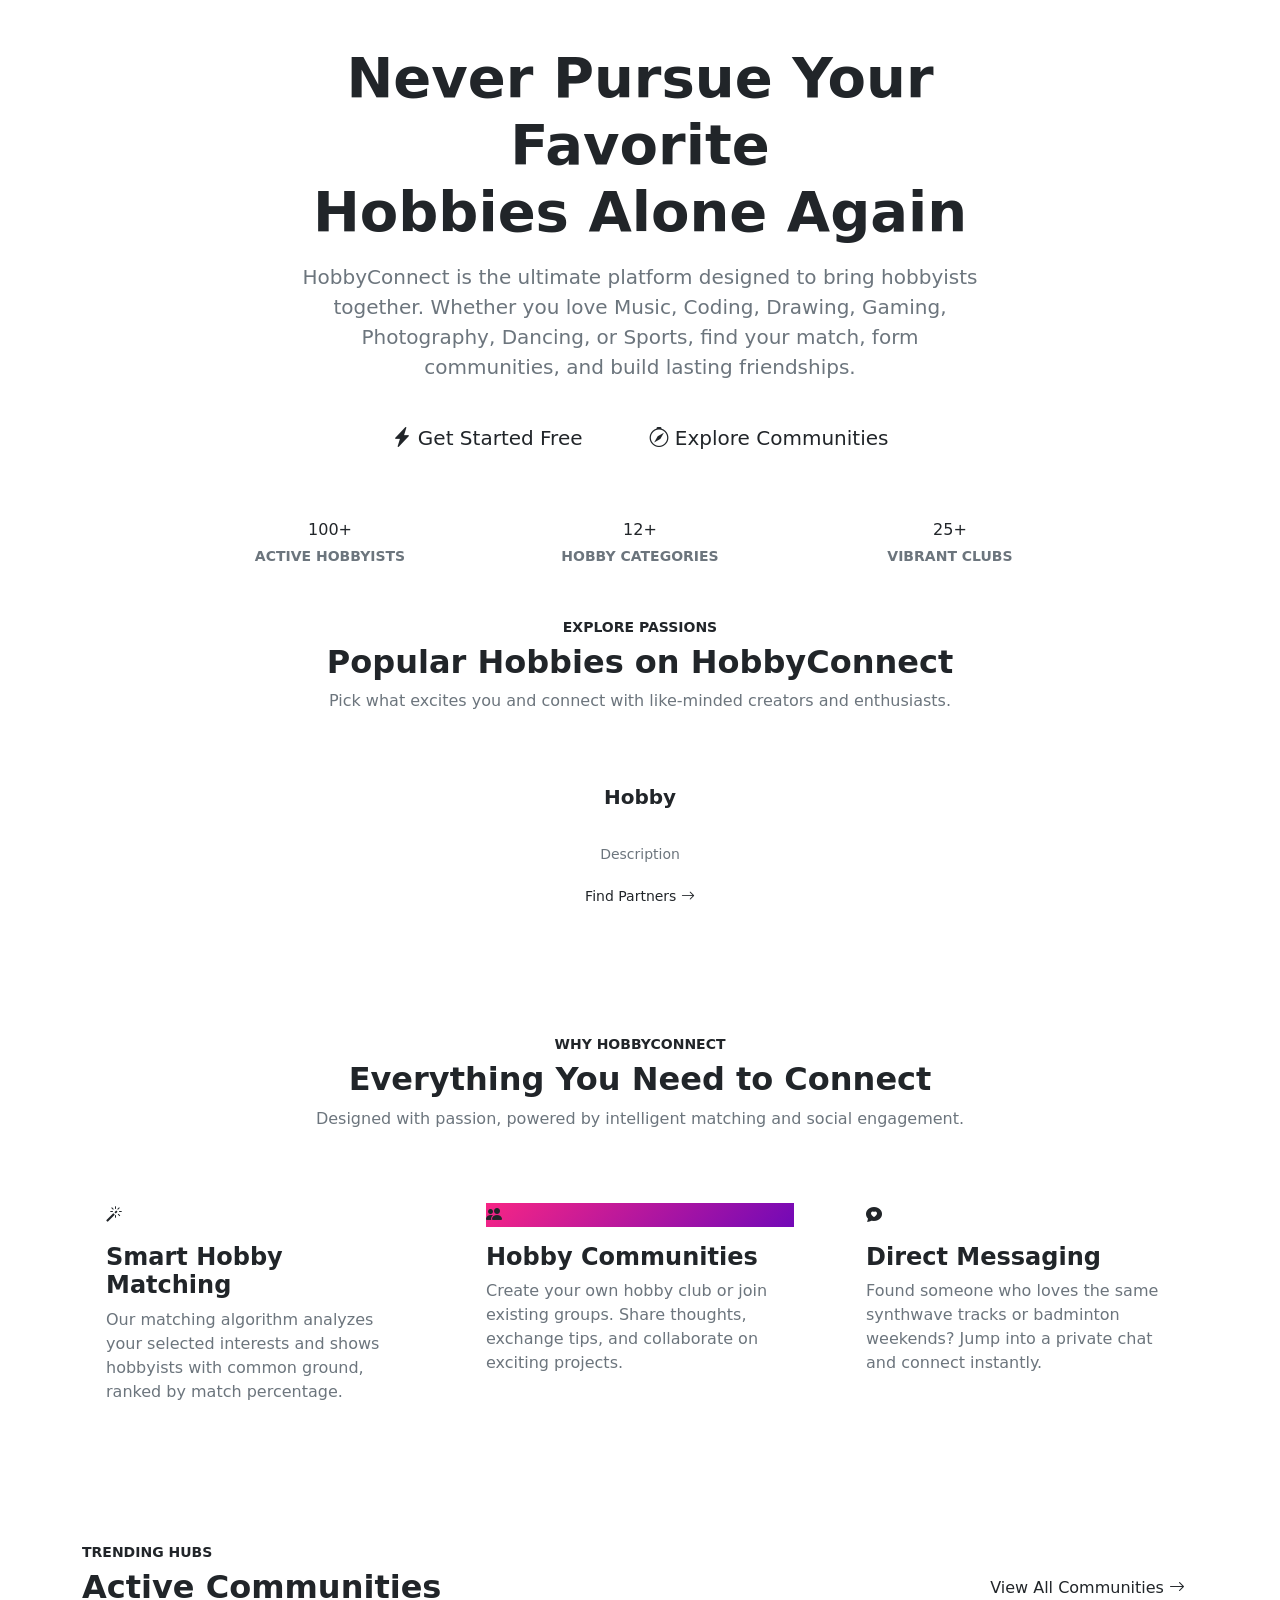
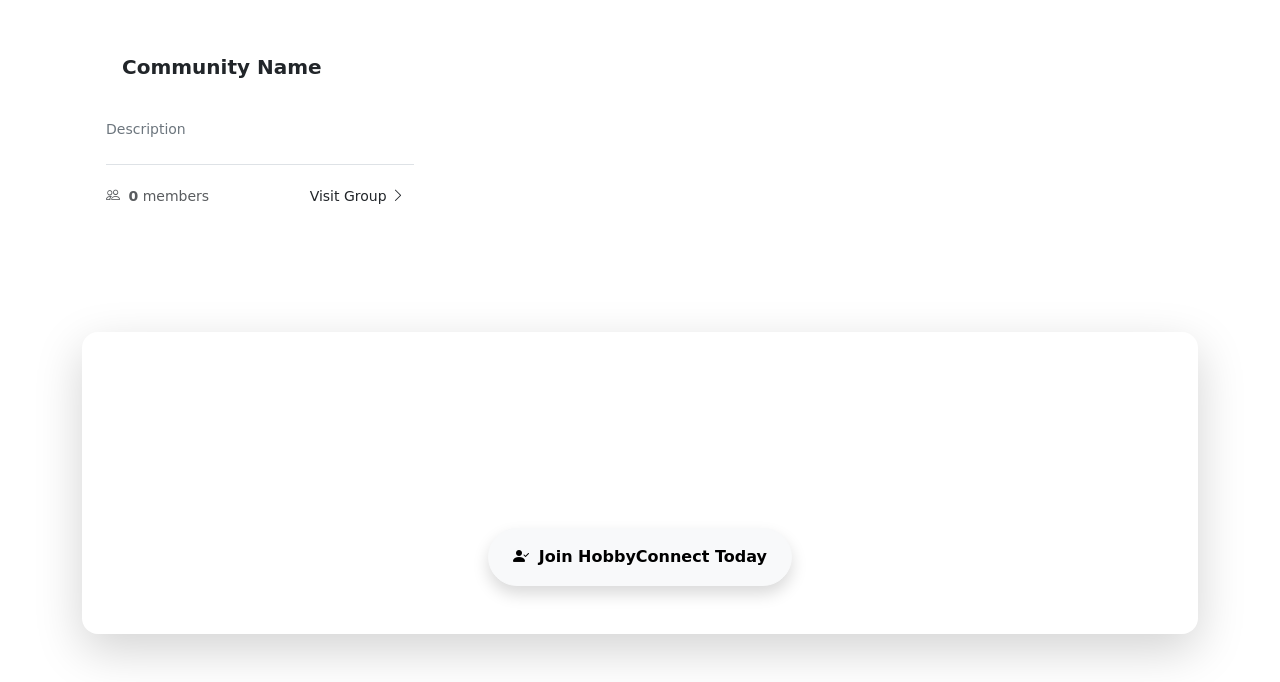
<file: src/main/resources/templates/index.html>
<!DOCTYPE html>
<html xmlns:th="http://www.thymeleaf.org" lang="en">
<head>
    <meta charset="UTF-8">
    <meta name="viewport" content="width=device-width, initial-scale=1.0">
    <title>HobbyConnect – Connect with Hobbyists Who Share Your Passion</title>
    <!-- Bootstrap 5 CSS -->
    <link href="https://cdn.jsdelivr.net/npm/bootstrap@5.3.3/dist/css/bootstrap.min.css" rel="stylesheet">
    <!-- Bootstrap Icons -->
    <link rel="stylesheet" href="https://cdn.jsdelivr.net/npm/bootstrap-icons@1.11.3/font/bootstrap-icons.min.css">
    <!-- Google Fonts: Inter & Plus Jakarta Sans -->
    <link rel="preconnect" href="https://fonts.googleapis.com">
    <link rel="preconnect" href="https://fonts.gstatic.com" crossorigin>
    <link href="https://fonts.googleapis.com/css2?family=Plus+Jakarta+Sans:wght@400;500;600;700;800&display=swap" rel="stylesheet">
    <!-- Custom CSS -->
    <link rel="stylesheet" th:href="@{/css/style.css}">
</head>
<body>

<!-- Navigation Bar -->
<div th:replace="~{fragments/navbar :: navbar}"></div>

<main>
    <!-- Hero Section -->
    <section class="hero-section text-center">
        <div class="container">
            <div class="row justify-content-center">
                <div class="col-lg-9">
                    <span class="badge bg-pink-light text-pink rounded-pill px-3 py-2 fw-semibold mb-3">
                        <i class="bi bi-sparkles me-1"></i> Discover Your Tribe & Share Your Passions
                    </span>
                    <h1 class="display-4 fw-bold font-display mb-3">
                        Never Pursue Your Favorite <br>
                        <span class="text-gradient">Hobbies Alone Again</span>
                    </h1>
                    <p class="lead text-secondary mb-4 col-md-10 mx-auto">
                        HobbyConnect is the ultimate platform designed to bring hobbyists together. Whether you love
                        <strong>Music, Coding, Drawing, Gaming, Photography, Dancing, or Sports</strong>, find your match,
                        form communities, and build lasting friendships.
                    </p>
                    <div class="d-flex flex-wrap justify-content-center gap-3 mb-5">
                        <a th:href="${session.userId != null ? '/friends' : '/register'}" class="btn btn-brand btn-lg px-4 py-3">
                            <i class="bi bi-lightning-charge-fill"></i> Get Started Free
                        </a>
                        <a th:href="@{/communities}" class="btn btn-brand-outline btn-lg px-4 py-3">
                            <i class="bi bi-compass"></i> Explore Communities
                        </a>
                    </div>
                </div>
            </div>

            <!-- Stats Bar -->
            <div class="row g-3 justify-content-center col-lg-10 mx-auto">
                <div class="col-6 col-md-4">
                    <div class="hero-stats-card">
                        <div class="stat-number" th:text="${totalUsers}">100+</div>
                        <div class="text-secondary small fw-bold text-uppercase mt-1">Active Hobbyists</div>
                    </div>
                </div>
                <div class="col-6 col-md-4">
                    <div class="hero-stats-card">
                        <div class="stat-number" th:text="${totalHobbies}">12+</div>
                        <div class="text-secondary small fw-bold text-uppercase mt-1">Hobby Categories</div>
                    </div>
                </div>
                <div class="col-12 col-md-4">
                    <div class="hero-stats-card">
                        <div class="stat-number" th:text="${totalCommunities}">25+</div>
                        <div class="text-secondary small fw-bold text-uppercase mt-1">Vibrant Clubs</div>
                    </div>
                </div>
            </div>
        </div>
    </section>

    <!-- Popular Hobbies Showcase -->
    <section class="py-5 bg-white">
        <div class="container">
            <div class="text-center mb-5">
                <span class="text-pink fw-bold text-uppercase tracking-wider small">Explore Passions</span>
                <h2 class="fw-bold mt-1">Popular Hobbies on HobbyConnect</h2>
                <p class="text-secondary">Pick what excites you and connect with like-minded creators and enthusiasts.</p>
            </div>

            <div class="row g-4 justify-content-center">
                <div class="col-6 col-md-4 col-lg-3" th:each="hobby : ${hobbies}">
                    <div class="card-custom p-4 text-center h-100">
                        <div class="hobby-icon-wrap mx-auto">
                            <i th:class="'bi ' + ${hobby.icon}"></i>
                        </div>
                        <h5 class="fw-bold mb-1" th:text="${hobby.name}">Hobby</h5>
                        <span class="badge bg-purple-light text-purple rounded-pill small mb-2" th:text="${hobby.category}">Category</span>
                        <p class="text-secondary small mb-3" th:text="${hobby.description}">Description</p>
                        <a th:href="${session.userId != null ? '/friends?hobbyId=' + hobby.id : '/register'}"
                           class="btn btn-sm btn-brand-outline w-100 mt-auto">
                            Find Partners <i class="bi bi-arrow-right"></i>
                        </a>
                    </div>
                </div>
            </div>
        </div>
    </section>

    <!-- Key Features Section -->
    <section class="py-5">
        <div class="container">
            <div class="text-center mb-5">
                <span class="text-pink fw-bold text-uppercase tracking-wider small">Why HobbyConnect</span>
                <h2 class="fw-bold mt-1">Everything You Need to Connect</h2>
                <p class="text-secondary">Designed with passion, powered by intelligent matching and social engagement.</p>
            </div>

            <div class="row g-4">
                <div class="col-md-4">
                    <div class="card-custom p-4 h-100">
                        <div class="brand-icon mb-3">
                            <i class="bi bi-magic"></i>
                        </div>
                        <h4 class="fw-bold mb-2">Smart Hobby Matching</h4>
                        <p class="text-secondary">
                            Our matching algorithm analyzes your selected interests and shows hobbyists with common ground, ranked by match percentage.
                        </p>
                    </div>
                </div>
                <div class="col-md-4">
                    <div class="card-custom p-4 h-100">
                        <div class="brand-icon mb-3" style="background: linear-gradient(135deg, #f72585 0%, #7209b7 100%);">
                            <i class="bi bi-people-fill"></i>
                        </div>
                        <h4 class="fw-bold mb-2">Hobby Communities</h4>
                        <p class="text-secondary">
                            Create your own hobby club or join existing groups. Share thoughts, exchange tips, and collaborate on exciting projects.
                        </p>
                    </div>
                </div>
                <div class="col-md-4">
                    <div class="card-custom p-4 h-100">
                        <div class="brand-icon mb-3">
                            <i class="bi bi-chat-heart-fill"></i>
                        </div>
                        <h4 class="fw-bold mb-2">Direct Messaging</h4>
                        <p class="text-secondary">
                            Found someone who loves the same synthwave tracks or badminton weekends? Jump into a private chat and connect instantly.
                        </p>
                    </div>
                </div>
            </div>
        </div>
    </section>

    <!-- Featured Communities Preview -->
    <section class="py-5 bg-white" th:if="${!popularCommunities.isEmpty()}">
        <div class="container">
            <div class="d-flex justify-content-between align-items-end mb-4">
                <div>
                    <span class="text-pink fw-bold text-uppercase tracking-wider small">Trending Hubs</span>
                    <h2 class="fw-bold mt-1 mb-0">Active Communities</h2>
                </div>
                <a th:href="@{/communities}" class="btn btn-brand-outline">
                    View All Communities <i class="bi bi-arrow-right"></i>
                </a>
            </div>

            <div class="row g-4">
                <div class="col-md-4" th:each="comm : ${popularCommunities}">
                    <div class="card-custom p-4 h-100 d-flex flex-column">
                        <div class="d-flex align-items-center gap-3 mb-3">
                            <div class="brand-icon">
                                <i th:class="'bi ' + ${comm.icon}"></i>
                            </div>
                            <div>
                                <h5 class="fw-bold mb-0" th:text="${comm.name}">Community Name</h5>
                                <span class="badge bg-purple-light text-purple rounded-pill small" th:text="${comm.category}">Category</span>
                            </div>
                        </div>
                        <p class="text-secondary small mb-4 flex-grow-1" th:text="${comm.description}">Description</p>
                        <div class="d-flex justify-content-between align-items-center pt-3 border-top">
                            <span class="text-muted small">
                                <i class="bi bi-people me-1"></i> <strong th:text="${comm.members.size()}">0</strong> members
                            </span>
                            <a th:href="@{'/communities/' + ${comm.id}}" class="btn btn-sm btn-brand">
                                Visit Group <i class="bi bi-chevron-right"></i>
                            </a>
                        </div>
                    </div>
                </div>
            </div>
        </div>
    </section>

    <!-- Call to Action Banner -->
    <section class="py-5">
        <div class="container">
            <div class="card-custom card-header-gradient p-5 text-center text-white rounded-4 shadow-lg">
                <h2 class="display-6 fw-bold mb-3">Ready to Connect with Fellow Hobbyists?</h2>
                <p class="lead mb-4 mx-auto col-md-8 text-white-50">
                    Join thousands of hobbyists sharing their creative passions and hobbies across the globe.
                </p>
                <div class="d-flex justify-content-center gap-3">
                    <a th:href="${session.userId != null ? '/friends' : '/register'}" class="btn btn-light text-purple fw-bold px-4 py-3 rounded-pill shadow">
                        <i class="bi bi-person-check-fill me-1"></i> Join HobbyConnect Today
                    </a>
                </div>
            </div>
        </div>
    </section>
</main>

<!-- Footer -->
<div th:replace="~{fragments/footer :: footer}"></div>

<!-- Bootstrap 5 JS Bundle -->
<script src="https://cdn.jsdelivr.net/npm/bootstrap@5.3.3/dist/js/bootstrap.bundle.min.js"></script>
<script th:src="@{/js/main.js}"></script>
</body>
</html>
</file>
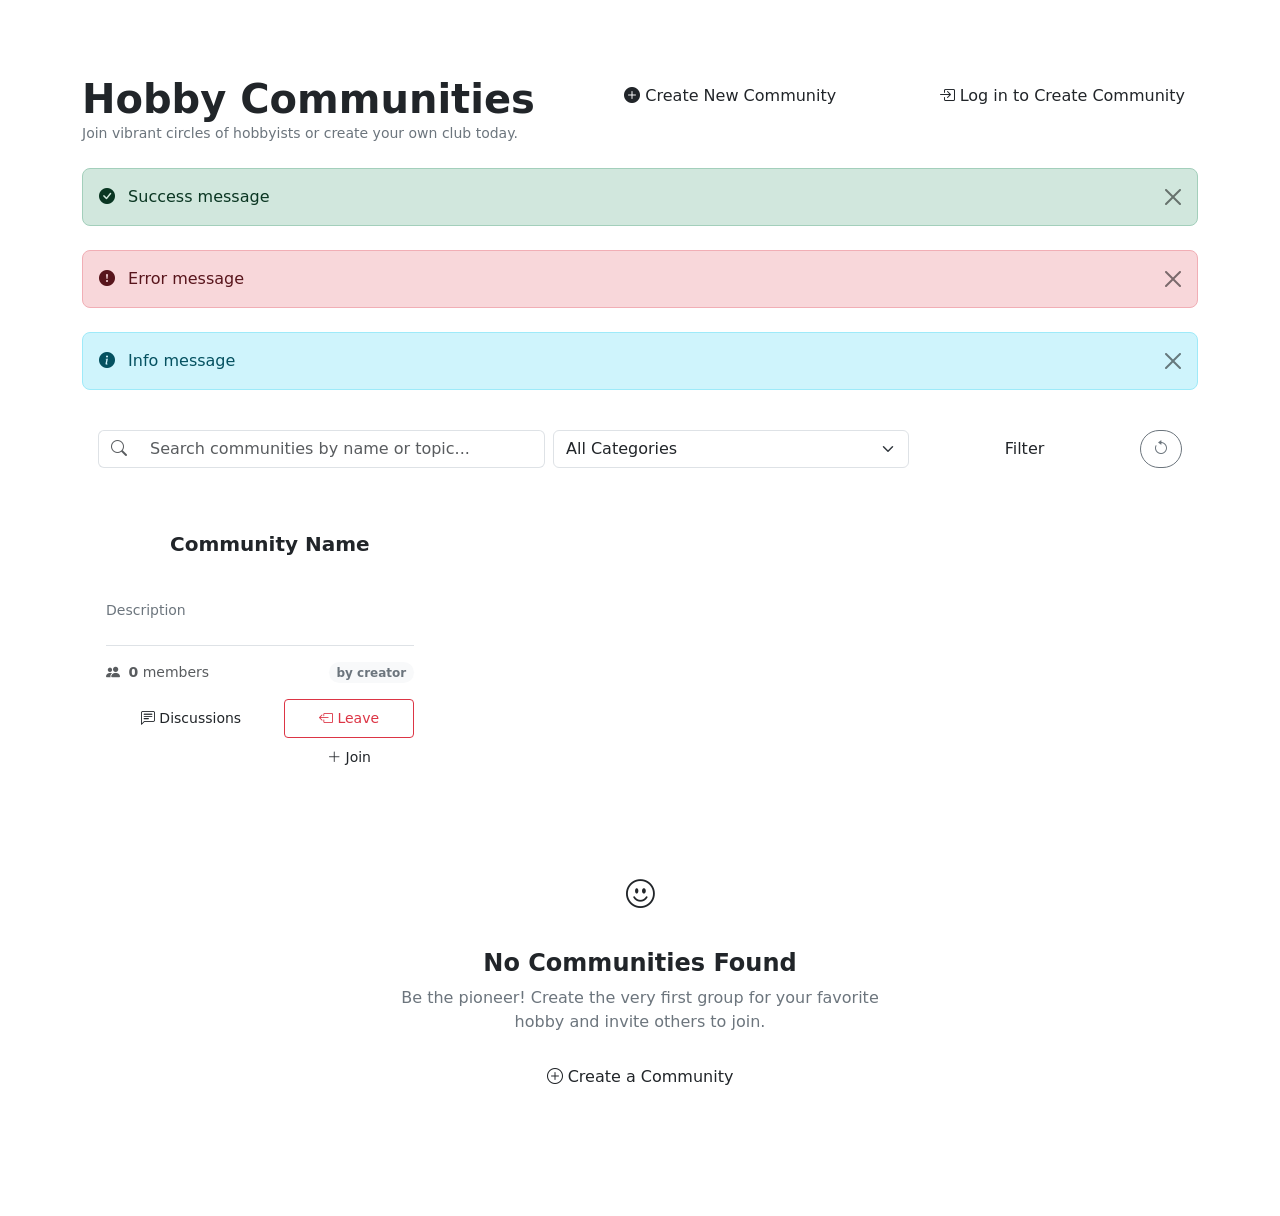
<file: src/main/resources/templates/communities.html>
<!DOCTYPE html>
<html xmlns:th="http://www.thymeleaf.org" lang="en">
<head>
    <meta charset="UTF-8">
    <meta name="viewport" content="width=device-width, initial-scale=1.0">
    <title>Hobby Communities – HobbyConnect</title>
    <!-- Bootstrap 5 CSS -->
    <link href="https://cdn.jsdelivr.net/npm/bootstrap@5.3.3/dist/css/bootstrap.min.css" rel="stylesheet">
    <link rel="stylesheet" href="https://cdn.jsdelivr.net/npm/bootstrap-icons@1.11.3/font/bootstrap-icons.min.css">
    <link href="https://fonts.googleapis.com/css2?family=Plus+Jakarta+Sans:wght@400;500;600;700;800&display=swap" rel="stylesheet">
    <link rel="stylesheet" th:href="@{/css/style.css}">
</head>
<body class="bg-page">

<!-- Navbar -->
<div th:replace="~{fragments/navbar :: navbar}"></div>

<main class="py-5">
    <div class="container">
        <!-- Header -->
        <div class="d-flex flex-wrap justify-content-between align-items-center mb-4 gap-3">
            <div>
                <span class="badge bg-pink-light text-pink rounded-pill px-3 py-1 fw-semibold small mb-1">
                    <i class="bi bi-people-fill me-1"></i> Groups & Clubs
                </span>
                <h1 class="fw-bold font-display mb-0">Hobby <span class="text-gradient">Communities</span></h1>
                <p class="text-secondary small mb-0">Join vibrant circles of hobbyists or create your own club today.</p>
            </div>

            <!-- Create Community Button (triggers Modal) -->
            <button type="button" class="btn btn-brand" data-bs-toggle="modal" data-bs-target="#createCommunityModal"
                    th:if="${isLoggedIn}">
                <i class="bi bi-plus-circle-fill"></i> Create New Community
            </button>
            <a th:href="@{/login}" class="btn btn-brand" th:if="${!isLoggedIn}">
                <i class="bi bi-box-arrow-in-right"></i> Log in to Create Community
            </a>
        </div>

        <!-- Flash messages -->
        <div th:if="${successMessage}" class="alert alert-success alert-dismissible fade show rounded-3 mb-4" role="alert">
            <i class="bi bi-check-circle-fill me-2"></i>
            <span th:text="${successMessage}">Success message</span>
            <button type="button" class="btn-close" data-bs-dismiss="alert" aria-label="Close"></button>
        </div>
        <div th:if="${errorMessage}" class="alert alert-danger alert-dismissible fade show rounded-3 mb-4" role="alert">
            <i class="bi bi-exclamation-circle-fill me-2"></i>
            <span th:text="${errorMessage}">Error message</span>
            <button type="button" class="btn-close" data-bs-dismiss="alert" aria-label="Close"></button>
        </div>
        <div th:if="${infoMessage}" class="alert alert-info alert-dismissible fade show rounded-3 mb-4" role="alert">
            <i class="bi bi-info-circle-fill me-2"></i>
            <span th:text="${infoMessage}">Info message</span>
            <button type="button" class="btn-close" data-bs-dismiss="alert" aria-label="Close"></button>
        </div>

        <!-- Search & Filter Controls -->
        <div class="card-custom p-3 mb-4">
            <form th:action="@{/communities}" method="GET" class="row g-2 align-items-center">
                <div class="col-md-5">
                    <div class="input-group">
                        <span class="input-group-text bg-white border-end-0 text-muted"><i class="bi bi-search"></i></span>
                        <input type="text" name="keyword" id="community-search-input" class="form-control form-control-custom border-start-0"
                               placeholder="Search communities by name or topic..." th:value="${selectedKeyword}">
                    </div>
                </div>
                <div class="col-md-4">
                    <select name="category" class="form-select form-select-custom" onchange="this.form.submit()">
                        <option value="">All Categories</option>
                        <option th:each="cat : ${categories}" th:value="${cat}" th:text="${cat}"
                                th:selected="${selectedCategory != null && selectedCategory.equalsIgnoreCase(cat)}">
                            Category
                        </option>
                    </select>
                </div>
                <div class="col-md-3 d-flex gap-2">
                    <button type="submit" class="btn btn-brand flex-fill">Filter</button>
                    <a th:href="@{/communities}" class="btn btn-outline-secondary rounded-pill" th:if="${selectedKeyword != null || selectedCategory != null}">
                        <i class="bi bi-arrow-counterclockwise"></i>
                    </a>
                </div>
            </form>
        </div>

        <!-- Community Grid -->
        <div class="row g-4" th:if="${!communities.isEmpty()}">
            <div class="col-md-6 col-lg-4 community-card-item" th:each="comm : ${communities}"
                 th:data-name="${comm.name}" th:data-desc="${comm.description}" th:data-category="${comm.category}">
                <div class="card-custom p-4 h-100 d-flex flex-column">
                    <div class="d-flex align-items-start gap-3 mb-3">
                        <div class="brand-icon flex-shrink-0" style="width: 48px; height: 48px; font-size: 1.4rem;">
                            <i th:class="'bi ' + ${comm.icon}"></i>
                        </div>
                        <div class="flex-grow-1">
                            <h5 class="fw-bold mb-1">
                                <a th:href="@{'/communities/' + ${comm.id}}" class="text-dark text-decoration-none hover-purple"
                                   th:text="${comm.name}">Community Name</a>
                            </h5>
                            <span class="badge bg-purple-light text-purple rounded-pill small" th:text="${comm.category}">Category</span>
                        </div>
                    </div>

                    <p class="text-secondary small mb-4 flex-grow-1" th:text="${comm.description}">Description</p>

                    <div class="pt-3 border-top mt-auto">
                        <div class="d-flex justify-content-between align-items-center mb-3">
                            <span class="text-muted small">
                                <i class="bi bi-people-fill text-pink me-1"></i>
                                <strong th:text="${comm.members.size()}">0</strong> members
                            </span>
                            <span class="badge bg-light text-secondary rounded-pill small"
                                  th:if="${comm.creator != null}" th:text="'by @' + ${comm.creator.username}">by creator</span>
                        </div>

                        <!-- Action Buttons -->
                        <div class="d-flex gap-2">
                            <a th:href="@{'/communities/' + ${comm.id}}" class="btn btn-brand-outline btn-sm flex-fill py-2">
                                <i class="bi bi-chat-left-text"></i> Discussions
                            </a>

                            <!-- Join/Leave Button if logged in -->
                            <div th:if="${isLoggedIn}" class="flex-fill">
                                <form th:if="${joinedCommunityIds.contains(comm.id)}"
                                      th:action="@{'/communities/' + ${comm.id} + '/leave'}" method="POST">
                                    <button type="submit" class="btn btn-outline-danger btn-sm w-100 py-2">
                                        <i class="bi bi-box-arrow-left"></i> Leave
                                    </button>
                                </form>
                                <form th:if="${!joinedCommunityIds.contains(comm.id)}"
                                      th:action="@{'/communities/' + ${comm.id} + '/join'}" method="POST">
                                    <button type="submit" class="btn btn-brand btn-sm w-100 py-2">
                                        <i class="bi bi-plus-lg"></i> Join
                                    </button>
                                </form>
                            </div>
                        </div>
                    </div>
                </div>
            </div>
        </div>

        <!-- Empty state -->
        <div class="card-custom p-5 text-center my-4" th:if="${communities.isEmpty()}">
            <div class="brand-icon mx-auto mb-3" style="width: 60px; height: 60px; font-size: 1.8rem;">
                <i class="bi bi-emoji-smile"></i>
            </div>
            <h4 class="fw-bold mb-2">No Communities Found</h4>
            <p class="text-secondary col-md-6 mx-auto mb-4">
                Be the pioneer! Create the very first group for your favorite hobby and invite others to join.
            </p>
            <button type="button" class="btn btn-brand" data-bs-toggle="modal" data-bs-target="#createCommunityModal"
                    th:if="${isLoggedIn}">
                <i class="bi bi-plus-circle"></i> Create a Community
            </button>
        </div>
    </div>
</main>

<!-- Create Community Modal -->
<div class="modal fade" id="createCommunityModal" tabindex="-1" aria-labelledby="createCommunityModalLabel" aria-hidden="true"
     th:if="${isLoggedIn}">
    <div class="modal-dialog modal-dialog-centered">
        <div class="modal-content rounded-4 border-0 shadow-lg">
            <div class="modal-header card-header-gradient text-white rounded-top-4">
                <h5 class="modal-title fw-bold" id="createCommunityModalLabel">
                    <i class="bi bi-plus-circle-fill me-2"></i> Create a New Hobby Community
                </h5>
                <button type="button" class="btn-close btn-close-white" data-bs-dismiss="modal" aria-label="Close"></button>
            </div>
            <form th:action="@{/communities/create}" method="POST">
                <div class="modal-body p-4">
                    <div class="mb-3">
                        <label for="communityName" class="form-label fw-semibold small text-secondary">Community Name *</label>
                        <input type="text" class="form-control form-control-custom" id="communityName" name="name"
                               placeholder="e.g. Pixel Artists Circle, Indie Game Devs" required>
                    </div>

                    <div class="mb-3">
                        <label for="communityCategory" class="form-label fw-semibold small text-secondary">Hobby Category *</label>
                        <select class="form-select form-select-custom" id="communityCategory" name="category" required>
                            <option value="Creative Arts">Creative Arts (Drawing, Photography)</option>
                            <option value="Technology">Technology (Coding, AI, Web)</option>
                            <option value="Entertainment">Entertainment (Gaming, Esports)</option>
                            <option value="Performing Arts">Performing Arts (Music, Dancing)</option>
                            <option value="Athletics">Athletics (Sports, Running, Fitness)</option>
                            <option value="Culinary">Culinary (Cooking, Baking)</option>
                            <option value="Lifestyle">Lifestyle & Nature</option>
                        </select>
                    </div>

                    <div class="mb-3">
                        <label for="communityIcon" class="form-label fw-semibold small text-secondary">Choose an Icon</label>
                        <select class="form-select form-select-custom" id="communityIcon" name="icon">
                            <option value="bi-people">👥 General Group</option>
                            <option value="bi-code-slash">💻 Coding & Tech</option>
                            <option value="bi-controller">🎮 Gaming</option>
                            <option value="bi-music-note-beamed">🎵 Music & Audio</option>
                            <option value="bi-palette">🎨 Drawing & Art</option>
                            <option value="bi-camera">📷 Photography</option>
                            <option value="bi-trophy">🏆 Sports & Athletics</option>
                            <option value="bi-activity">💃 Dancing</option>
                            <option value="bi-egg-fried">🍳 Cooking</option>
                            <option value="bi-book">📚 Reading</option>
                        </select>
                    </div>

                    <div class="mb-3">
                        <label for="communityDesc" class="form-label fw-semibold small text-secondary">Description</label>
                        <textarea class="form-control form-control-custom" id="communityDesc" name="description" rows="3"
                                  placeholder="Describe the purpose, upcoming meetups, or projects of this community..."></textarea>
                    </div>
                </div>
                <div class="modal-footer bg-light rounded-bottom-4 border-0 p-3">
                    <button type="button" class="btn btn-outline-secondary rounded-pill" data-bs-dismiss="modal">Cancel</button>
                    <button type="submit" class="btn btn-brand px-4">Create Community</button>
                </div>
            </form>
        </div>
    </div>
</div>

<div th:replace="~{fragments/footer :: footer}"></div>
<script src="https://cdn.jsdelivr.net/npm/bootstrap@5.3.3/dist/js/bootstrap.bundle.min.js"></script>
<script th:src="@{/js/main.js}"></script>
</body>
</html>
</file>
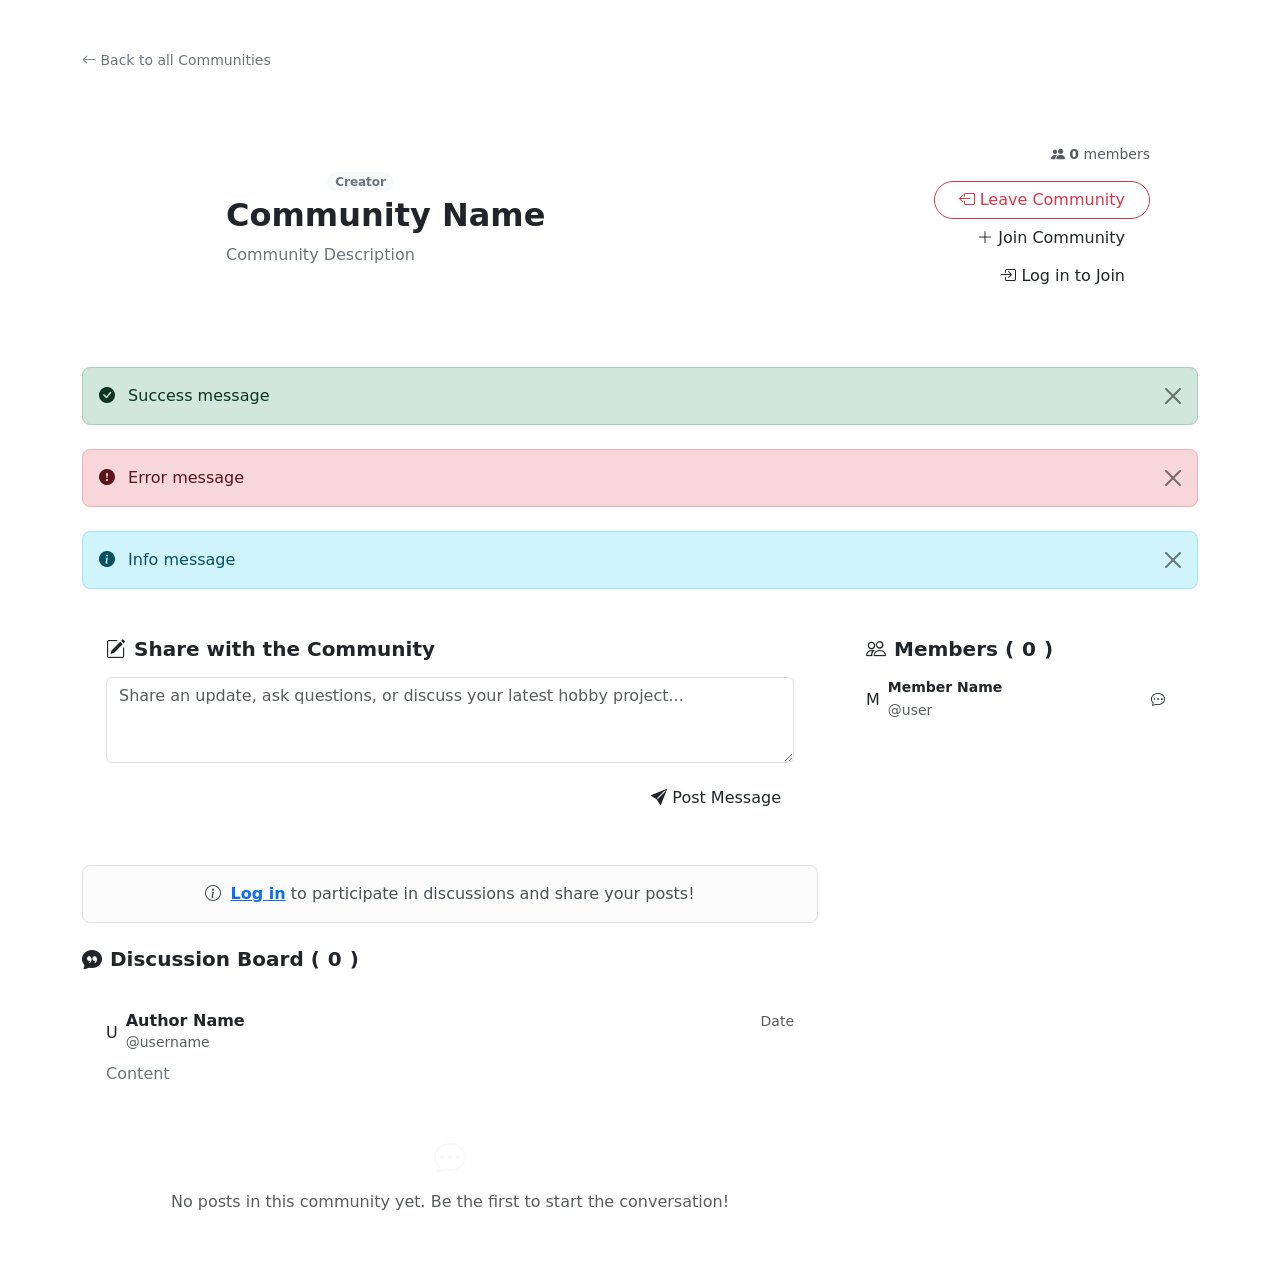
<file: src/main/resources/templates/community-detail.html>
<!DOCTYPE html>
<html xmlns:th="http://www.thymeleaf.org" lang="en">
<head>
    <meta charset="UTF-8">
    <meta name="viewport" content="width=device-width, initial-scale=1.0">
    <title th:text="${community.name + ' – HobbyConnect'}">Community – HobbyConnect</title>
    <!-- Bootstrap 5 CSS -->
    <link href="https://cdn.jsdelivr.net/npm/bootstrap@5.3.3/dist/css/bootstrap.min.css" rel="stylesheet">
    <link rel="stylesheet" href="https://cdn.jsdelivr.net/npm/bootstrap-icons@1.11.3/font/bootstrap-icons.min.css">
    <link href="https://fonts.googleapis.com/css2?family=Plus+Jakarta+Sans:wght@400;500;600;700;800&display=swap" rel="stylesheet">
    <link rel="stylesheet" th:href="@{/css/style.css}">
</head>
<body class="bg-page">

<!-- Navbar -->
<div th:replace="~{fragments/navbar :: navbar}"></div>

<main class="py-5">
    <div class="container">
        <!-- Breadcrumb / Back button -->
        <div class="mb-4">
            <a th:href="@{/communities}" class="text-secondary text-decoration-none small">
                <i class="bi bi-arrow-left"></i> Back to all Communities
            </a>
        </div>

        <!-- Community Header Card -->
        <div class="card-custom p-4 p-md-5 mb-4">
            <div class="row align-items-center g-4">
                <div class="col-auto">
                    <div class="brand-icon" style="width: 72px; height: 72px; font-size: 2.2rem; border-radius: 18px;">
                        <i th:class="'bi ' + ${community.icon}"></i>
                    </div>
                </div>
                <div class="col">
                    <div class="d-flex flex-wrap align-items-center gap-2 mb-1">
                        <span class="badge bg-purple-light text-purple rounded-pill px-3 py-1 fw-semibold small"
                              th:text="${community.category}">Category</span>
                        <span class="badge bg-light text-secondary rounded-pill small"
                              th:if="${community.creator != null}" th:text="'Created by @' + ${community.creator.username}">Creator</span>
                    </div>
                    <h2 class="fw-bold mb-2" th:text="${community.name}">Community Name</h2>
                    <p class="text-secondary mb-0 col-lg-10" th:text="${community.description}">Community Description</p>
                </div>
                <div class="col-12 col-md-auto text-md-end">
                    <div class="d-flex align-items-center justify-content-md-end gap-3 mb-3">
                        <span class="text-muted small">
                            <i class="bi bi-people-fill text-pink"></i>
                            <strong th:text="${community.members.size()}">0</strong> members
                        </span>
                    </div>

                    <!-- Join / Leave buttons -->
                    <div th:if="${isLoggedIn}">
                        <form th:if="${isMember}" th:action="@{'/communities/' + ${community.id} + '/leave'}" method="POST">
                            <button type="submit" class="btn btn-outline-danger px-4 rounded-pill">
                                <i class="bi bi-box-arrow-left"></i> Leave Community
                            </button>
                        </form>
                        <form th:if="${!isMember}" th:action="@{'/communities/' + ${community.id} + '/join'}" method="POST">
                            <button type="submit" class="btn btn-brand px-4">
                                <i class="bi bi-plus-lg"></i> Join Community
                            </button>
                        </form>
                    </div>
                    <div th:if="${!isLoggedIn}">
                        <a th:href="@{/login}" class="btn btn-brand px-4">
                            <i class="bi bi-box-arrow-in-right"></i> Log in to Join
                        </a>
                    </div>
                </div>
            </div>
        </div>

        <!-- Flash messages -->
        <div th:if="${successMessage}" class="alert alert-success alert-dismissible fade show rounded-3 mb-4" role="alert">
            <i class="bi bi-check-circle-fill me-2"></i>
            <span th:text="${successMessage}">Success message</span>
            <button type="button" class="btn-close" data-bs-dismiss="alert" aria-label="Close"></button>
        </div>
        <div th:if="${errorMessage}" class="alert alert-danger alert-dismissible fade show rounded-3 mb-4" role="alert">
            <i class="bi bi-exclamation-circle-fill me-2"></i>
            <span th:text="${errorMessage}">Error message</span>
            <button type="button" class="btn-close" data-bs-dismiss="alert" aria-label="Close"></button>
        </div>
        <div th:if="${infoMessage}" class="alert alert-info alert-dismissible fade show rounded-3 mb-4" role="alert">
            <i class="bi bi-info-circle-fill me-2"></i>
            <span th:text="${infoMessage}">Info message</span>
            <button type="button" class="btn-close" data-bs-dismiss="alert" aria-label="Close"></button>
        </div>

        <div class="row g-4">
            <!-- Left Column: Discussions Feed -->
            <div class="col-lg-8">
                <!-- Post Message Input Form -->
                <div class="card-custom p-4 mb-4" th:if="${isLoggedIn}">
                    <h5 class="fw-bold mb-3 d-flex align-items-center gap-2">
                        <i class="bi bi-pencil-square text-purple"></i> Share with the Community
                    </h5>
                    <form th:action="@{'/communities/' + ${community.id} + '/post'}" method="POST">
                        <div class="mb-3">
                            <textarea name="content" class="form-control form-control-custom" rows="3"
                                      placeholder="Share an update, ask questions, or discuss your latest hobby project..." required></textarea>
                        </div>
                        <div class="text-end">
                            <button type="submit" class="btn btn-brand">
                                <i class="bi bi-send-fill"></i> Post Message
                            </button>
                        </div>
                    </form>
                </div>

                <div class="alert alert-light border rounded-3 p-3 mb-4 text-center" th:if="${!isLoggedIn}">
                    <i class="bi bi-info-circle text-purple me-1"></i>
                    <a th:href="@{/login}" class="text-purple fw-bold">Log in</a> to participate in discussions and share your posts!
                </div>

                <!-- Posts List -->
                <h5 class="fw-bold mb-3 d-flex align-items-center gap-2">
                    <i class="bi bi-chat-quote-fill text-pink"></i> Discussion Board (<span th:text="${posts.size()}">0</span>)
                </h5>

                <div class="d-flex flex-column gap-3" th:if="${!posts.isEmpty()}">
                    <div class="card-custom p-4" th:each="post : ${posts}">
                        <div class="d-flex justify-content-between align-items-start mb-2">
                            <div class="d-flex align-items-center gap-2">
                                <div class="avatar-circle">
                                    <span th:text="${#strings.substring(post.author.fullName, 0, 1).toUpperCase()}">U</span>
                                </div>
                                <div>
                                    <h6 class="fw-bold mb-0">
                                        <a th:href="@{'/profile/' + ${post.author.username}}" class="text-dark text-decoration-none hover-purple"
                                           th:text="${post.author.fullName}">Author Name</a>
                                    </h6>
                                    <span class="text-muted small" th:text="'@' + ${post.author.username}">@username</span>
                                </div>
                            </div>
                            <span class="text-muted small"
                                  th:text="${#temporals.format(post.createdAt, 'MMM dd, yyyy HH:mm')}">Date</span>
                        </div>
                        <p class="text-secondary mt-2 mb-0" style="white-space: pre-wrap;" th:text="${post.content}">Content</p>
                    </div>
                </div>

                <!-- Empty discussion state -->
                <div class="card-custom p-4 text-center text-muted" th:if="${posts.isEmpty()}">
                    <i class="bi bi-chat-dots fs-2 text-light mb-2 d-block"></i>
                    <p class="mb-0">No posts in this community yet. Be the first to start the conversation!</p>
                </div>
            </div>

            <!-- Right Column: Community Members Roster -->
            <div class="col-lg-4">
                <div class="card-custom p-4">
                    <h5 class="fw-bold mb-3 d-flex align-items-center gap-2">
                        <i class="bi bi-people text-purple"></i> Members (<span th:text="${community.members.size()}">0</span>)
                    </h5>

                    <div class="d-flex flex-column gap-3" th:if="${!community.members.isEmpty()}">
                        <div class="d-flex align-items-center justify-content-between" th:each="member : ${community.members}">
                            <div class="d-flex align-items-center gap-2">
                                <div class="avatar-circle">
                                    <span th:text="${#strings.substring(member.fullName, 0, 1).toUpperCase()}">M</span>
                                </div>
                                <div>
                                    <a th:href="@{'/profile/' + ${member.username}}" class="fw-bold text-dark text-decoration-none small d-block"
                                       th:text="${member.fullName}">Member Name</a>
                                    <span class="text-muted small" th:text="'@' + ${member.username}">@user</span>
                                </div>
                            </div>
                            <a th:href="@{'/messages?to=' + ${member.id}}" class="btn btn-sm btn-brand-outline rounded-circle p-2 lh-1"
                               th:if="${isLoggedIn && session.userId != member.id}" title="Send Message">
                                <i class="bi bi-chat-dots"></i>
                            </a>
                        </div>
                    </div>
                </div>
            </div>
        </div>
    </div>
</main>

<div th:replace="~{fragments/footer :: footer}"></div>
<script src="https://cdn.jsdelivr.net/npm/bootstrap@5.3.3/dist/js/bootstrap.bundle.min.js"></script>
<script th:src="@{/js/main.js}"></script>
</body>
</html>
</file>
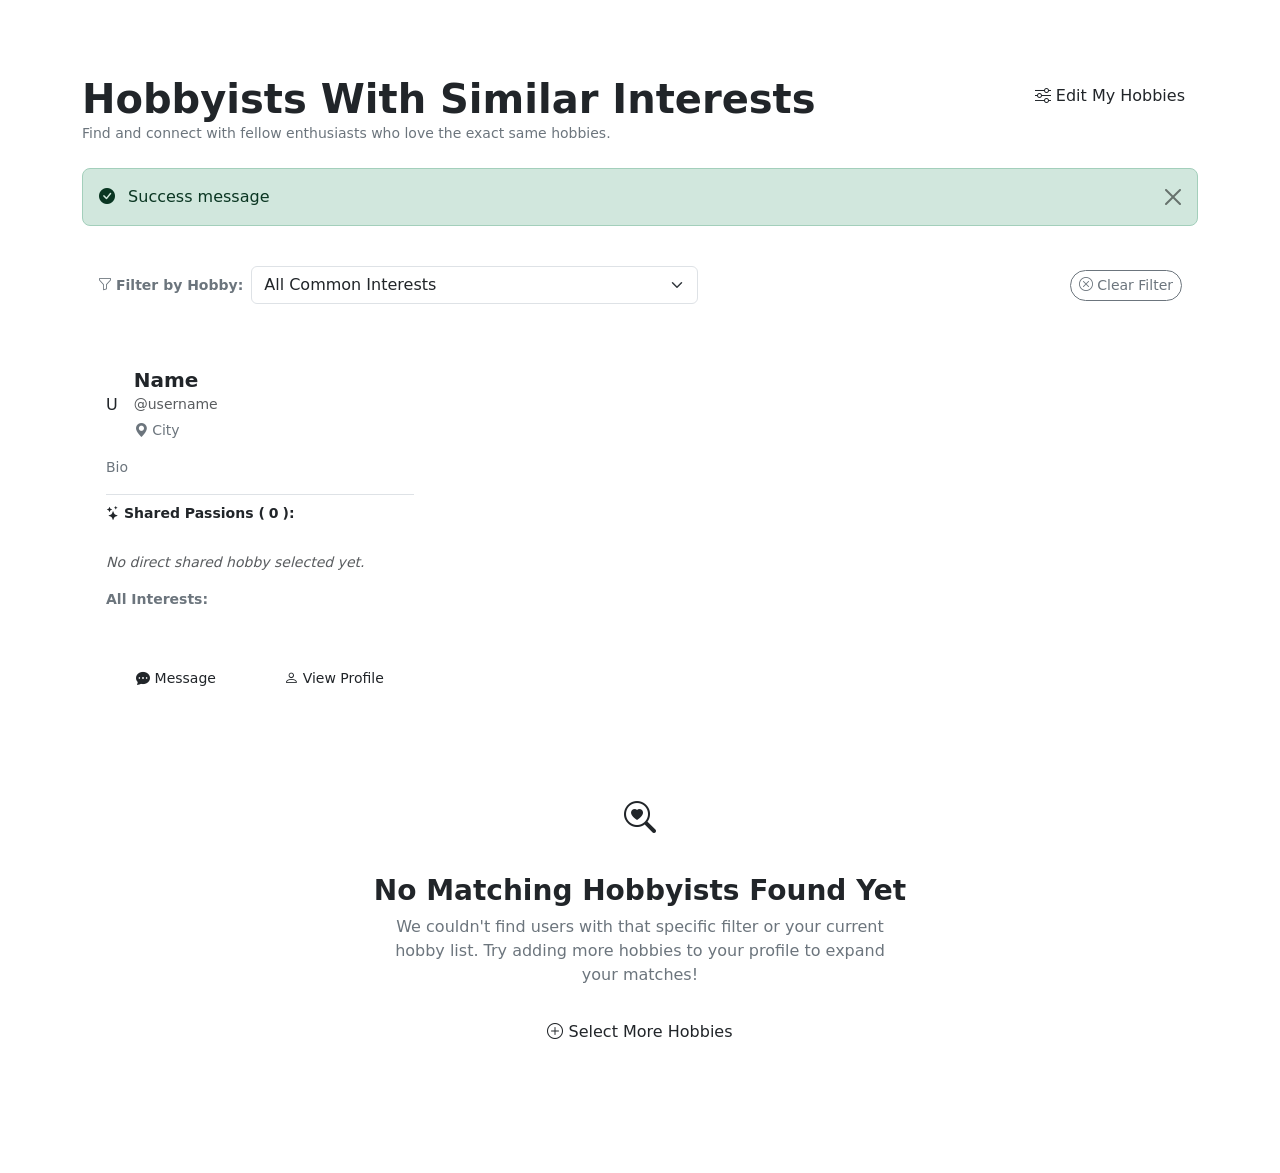
<file: src/main/resources/templates/friends.html>
<!DOCTYPE html>
<html xmlns:th="http://www.thymeleaf.org" lang="en">
<head>
    <meta charset="UTF-8">
    <meta name="viewport" content="width=device-width, initial-scale=1.0">
    <title>Find Friends & Hobby Matches – HobbyConnect</title>
    <!-- Bootstrap 5 CSS -->
    <link href="https://cdn.jsdelivr.net/npm/bootstrap@5.3.3/dist/css/bootstrap.min.css" rel="stylesheet">
    <link rel="stylesheet" href="https://cdn.jsdelivr.net/npm/bootstrap-icons@1.11.3/font/bootstrap-icons.min.css">
    <link href="https://fonts.googleapis.com/css2?family=Plus+Jakarta+Sans:wght@400;500;600;700;800&display=swap" rel="stylesheet">
    <link rel="stylesheet" th:href="@{/css/style.css}">
</head>
<body class="bg-page">

<!-- Navbar -->
<div th:replace="~{fragments/navbar :: navbar}"></div>

<main class="py-5">
    <div class="container">
        <!-- Page Title & Subtitle -->
        <div class="d-flex flex-wrap justify-content-between align-items-center mb-4 gap-3">
            <div>
                <span class="badge bg-pink-light text-pink rounded-pill px-3 py-1 fw-semibold small mb-1">
                    <i class="bi bi-people-fill me-1"></i> Smart Matchmaking
                </span>
                <h1 class="fw-bold font-display mb-0">Hobbyists With <span class="text-gradient">Similar Interests</span></h1>
                <p class="text-secondary small mb-0">Find and connect with fellow enthusiasts who love the exact same hobbies.</p>
            </div>

            <!-- Change Hobbies Button -->
            <a th:href="@{/hobbies}" class="btn btn-brand-outline">
                <i class="bi bi-sliders"></i> Edit My Hobbies
            </a>
        </div>

        <!-- Flash messages -->
        <div th:if="${successMessage}" class="alert alert-success alert-dismissible fade show rounded-3 mb-4" role="alert">
            <i class="bi bi-check-circle-fill me-2"></i>
            <span th:text="${successMessage}">Success message</span>
            <button type="button" class="btn-close" data-bs-dismiss="alert" aria-label="Close"></button>
        </div>

        <!-- Filter Bar -->
        <div class="card-custom p-3 mb-4">
            <form th:action="@{/friends}" method="GET" class="row g-2 align-items-center">
                <div class="col-md-auto">
                    <label class="fw-semibold text-secondary small d-flex align-items-center gap-1">
                        <i class="bi bi-funnel text-purple"></i> Filter by Hobby:
                    </label>
                </div>
                <div class="col-md-5">
                    <select name="hobbyId" class="form-select form-select-custom" onchange="this.form.submit()">
                        <option value="">All Common Interests</option>
                        <option th:each="h : ${allHobbies}"
                                th:value="${h.id}"
                                th:text="${h.name + ' (' + h.category + ')'}"
                                th:selected="${selectedHobbyId != null && selectedHobbyId == h.id}">
                            Hobby
                        </option>
                    </select>
                </div>
                <div class="col-md-auto ms-auto" th:if="${selectedFilterHobby != null}">
                    <a th:href="@{/friends}" class="btn btn-sm btn-outline-secondary rounded-pill">
                        <i class="bi bi-x-circle"></i> Clear Filter
                    </a>
                </div>
            </form>
        </div>

        <!-- Friends / Matches Cards Grid -->
        <div class="row g-4" th:if="${!matches.isEmpty()}">
            <div class="col-md-6 col-lg-4" th:each="match : ${matches}">
                <div class="card-custom p-4 h-100 d-flex flex-column">
                    <!-- Top row: Avatar, Name, and Match % Badge -->
                    <div class="d-flex justify-content-between align-items-start mb-3">
                        <div class="d-flex align-items-center gap-3">
                            <div class="avatar-circle avatar-lg">
                                <span th:text="${#strings.substring(match.user.fullName, 0, 1).toUpperCase()}">U</span>
                            </div>
                            <div>
                                <h5 class="fw-bold mb-0">
                                    <a th:href="@{'/profile/' + ${match.user.username}}" class="text-dark text-decoration-none" th:text="${match.user.fullName}">
                                        Name
                                    </a>
                                </h5>
                                <span class="text-muted small" th:text="'@' + ${match.user.username}">@username</span>
                                <div class="text-secondary small mt-1" th:if="${match.user.location != null && !match.user.location.isBlank()}">
                                    <i class="bi bi-geo-alt-fill text-pink"></i> <span th:text="${match.user.location}">City</span>
                                </div>
                            </div>
                        </div>

                        <!-- Match % Badge -->
                        <div class="text-end" th:if="${match.matchPercentage > 0}">
                            <span class="badge badge-match" th:text="${match.matchPercentage + '% Match'}">80% Match</span>
                        </div>
                    </div>

                    <!-- Bio -->
                    <p class="text-secondary small mb-3 flex-grow-1"
                       th:text="${match.user.bio != null && !match.user.bio.isBlank() ? match.user.bio : 'Enthusiastic hobbyist ready to connect and collaborate on shared passions.'}">
                        Bio
                    </p>

                    <!-- Common Hobbies Section -->
                    <div class="mb-3 pt-2 border-top">
                        <div class="small fw-bold text-pink mb-2 d-flex align-items-center gap-1">
                            <i class="bi bi-stars"></i> Shared Passions (<span th:text="${match.commonCount}">0</span>):
                        </div>
                        <div class="d-flex flex-wrap gap-1" th:if="${!match.commonHobbies.isEmpty()}">
                            <span class="badge badge-common" th:each="ch : ${match.commonHobbies}">
                                <i th:class="'bi ' + ${ch.icon}"></i>
                                <span th:text="${ch.name}">Hobby</span>
                            </span>
                        </div>
                        <div class="text-muted small fst-italic" th:if="${match.commonHobbies.isEmpty()}">
                            No direct shared hobby selected yet.
                        </div>
                    </div>

                    <!-- Other Hobbies -->
                    <div class="mb-4">
                        <div class="small fw-semibold text-secondary mb-1">All Interests:</div>
                        <div class="d-flex flex-wrap gap-1">
                            <span class="badge badge-hobby" th:each="h : ${match.user.hobbies}">
                                <span th:text="${h.name}">Hobby</span>
                            </span>
                        </div>
                    </div>

                    <!-- Action Buttons -->
                    <div class="d-flex gap-2 mt-auto">
                        <a th:href="@{'/messages?to=' + ${match.user.id}}" class="btn btn-brand btn-sm flex-fill py-2">
                            <i class="bi bi-chat-dots-fill"></i> Message
                        </a>
                        <a th:href="@{'/profile/' + ${match.user.username}}" class="btn btn-brand-outline btn-sm flex-fill py-2">
                            <i class="bi bi-person"></i> View Profile
                        </a>
                    </div>
                </div>
            </div>
        </div>

        <!-- Empty State if no matches found -->
        <div class="card-custom p-5 text-center my-4" th:if="${matches.isEmpty()}">
            <div class="brand-icon mx-auto mb-3" style="width: 64px; height: 64px; font-size: 2rem;">
                <i class="bi bi-search-heart"></i>
            </div>
            <h3 class="fw-bold mb-2">No Matching Hobbyists Found Yet</h3>
            <p class="text-secondary col-md-6 mx-auto mb-4">
                We couldn't find users with that specific filter or your current hobby list. Try adding more hobbies to your profile to expand your matches!
            </p>
            <a th:href="@{/hobbies}" class="btn btn-brand px-4 py-2">
                <i class="bi bi-plus-circle"></i> Select More Hobbies
            </a>
        </div>
    </div>
</main>

<div th:replace="~{fragments/footer :: footer}"></div>
<script src="https://cdn.jsdelivr.net/npm/bootstrap@5.3.3/dist/js/bootstrap.bundle.min.js"></script>
<script th:src="@{/js/main.js}"></script>
</body>
</html>
</file>
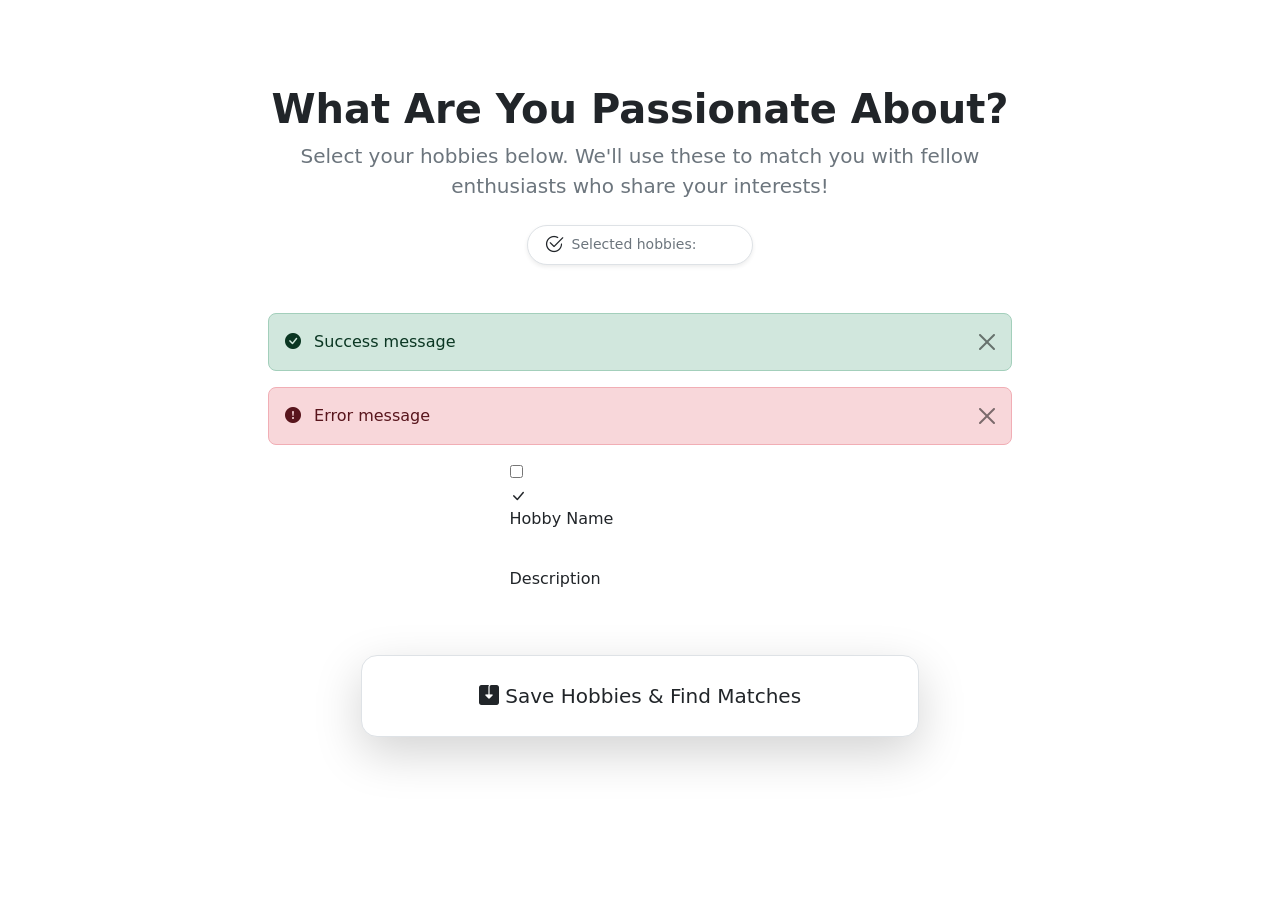
<file: src/main/resources/templates/hobbies.html>
<!DOCTYPE html>
<html xmlns:th="http://www.thymeleaf.org" lang="en">
<head>
    <meta charset="UTF-8">
    <meta name="viewport" content="width=device-width, initial-scale=1.0">
    <title>Select Your Hobbies – HobbyConnect</title>
    <!-- Bootstrap 5 CSS -->
    <link href="https://cdn.jsdelivr.net/npm/bootstrap@5.3.3/dist/css/bootstrap.min.css" rel="stylesheet">
    <link rel="stylesheet" href="https://cdn.jsdelivr.net/npm/bootstrap-icons@1.11.3/font/bootstrap-icons.min.css">
    <link href="https://fonts.googleapis.com/css2?family=Plus+Jakarta+Sans:wght@400;500;600;700;800&display=swap" rel="stylesheet">
    <link rel="stylesheet" th:href="@{/css/style.css}">
</head>
<body class="bg-page">

<!-- Navbar -->
<div th:replace="~{fragments/navbar :: navbar}"></div>

<main class="py-5">
    <div class="container">
        <!-- Header Banner -->
        <div class="text-center mb-5">
            <span class="badge bg-pink-light text-pink rounded-pill px-3 py-2 fw-semibold mb-2">
                <i class="bi bi-heart-pulse-fill me-1"></i> Personalize Your Experience
            </span>
            <h1 class="fw-bold font-display">What Are You <span class="text-gradient">Passionate About?</span></h1>
            <p class="text-secondary lead col-md-8 mx-auto">
                Select your hobbies below. We'll use these to match you with fellow enthusiasts who share your interests!
            </p>

            <div class="d-inline-flex align-items-center gap-2 px-3 py-1 bg-white rounded-pill border shadow-sm mt-2">
                <i class="bi bi-check2-circle text-pink fs-5"></i>
                <span class="text-secondary small">Selected hobbies: </span>
                <span id="selected-count-badge" class="badge bg-purple-light text-purple rounded-pill fw-bold fs-6">0</span>
            </div>
        </div>

        <!-- Flash alerts -->
        <div th:if="${successMessage}" class="alert alert-success alert-dismissible fade show rounded-3 col-lg-8 mx-auto" role="alert">
            <i class="bi bi-check-circle-fill me-2"></i>
            <span th:text="${successMessage}">Success message</span>
            <button type="button" class="btn-close" data-bs-dismiss="alert" aria-label="Close"></button>
        </div>
        <div th:if="${errorMessage}" class="alert alert-danger alert-dismissible fade show rounded-3 col-lg-8 mx-auto" role="alert">
            <i class="bi bi-exclamation-circle-fill me-2"></i>
            <span th:text="${errorMessage}">Error message</span>
            <button type="button" class="btn-close" data-bs-dismiss="alert" aria-label="Close"></button>
        </div>

        <!-- Hobby Selection Form -->
        <form th:action="@{/hobbies}" method="POST">
            <div class="row g-4 justify-content-center mb-5">
                <div class="col-6 col-md-4 col-lg-3" th:each="hobby : ${allHobbies}">
                    <label class="hobby-card-label h-100">
                        <input type="checkbox" name="hobbyIds" class="hobby-checkbox"
                               th:value="${hobby.id}"
                               th:checked="${userHobbyIds.contains(hobby.id)}">
                        <div class="hobby-card-inner">
                            <div class="hobby-check-badge">
                                <i class="bi bi-check-lg"></i>
                            </div>
                            <div class="hobby-icon-wrap">
                                <i th:class="'bi ' + ${hobby.icon}"></i>
                            </div>
                            <h6 th:text="${hobby.name}">Hobby Name</h6>
                            <span class="badge bg-purple-light text-purple rounded-pill small mb-2" th:text="${hobby.category}">Category</span>
                            <p th:text="${hobby.description}">Description</p>
                        </div>
                    </label>
                </div>
            </div>

            <!-- Sticky Save Bar -->
            <div class="text-center sticky-bottom bg-white p-3 rounded-4 shadow-lg border border-purple col-md-6 mx-auto mb-4">
                <button type="submit" id="save-hobbies-btn" class="btn btn-brand btn-lg px-5">
                    <i class="bi bi-save2-fill"></i> Save Hobbies & Find Matches
                </button>
            </div>
        </form>
    </div>
</main>

<div th:replace="~{fragments/footer :: footer}"></div>
<script src="https://cdn.jsdelivr.net/npm/bootstrap@5.3.3/dist/js/bootstrap.bundle.min.js"></script>
<script th:src="@{/js/main.js}"></script>
</body>
</html>
</file>
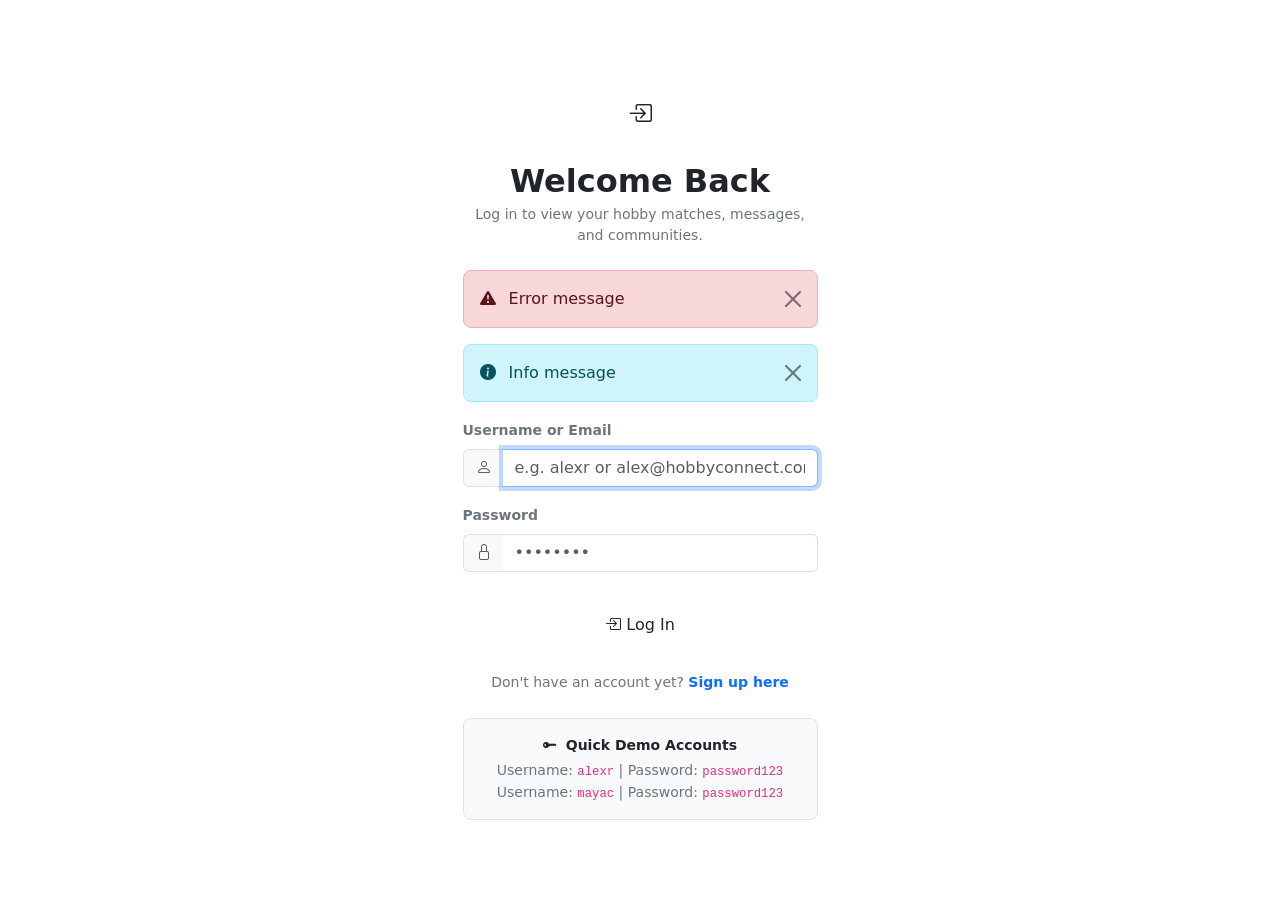
<file: src/main/resources/templates/login.html>
<!DOCTYPE html>
<html xmlns:th="http://www.thymeleaf.org" lang="en">
<head>
    <meta charset="UTF-8">
    <meta name="viewport" content="width=device-width, initial-scale=1.0">
    <title>Log In – HobbyConnect</title>
    <!-- Bootstrap 5 CSS -->
    <link href="https://cdn.jsdelivr.net/npm/bootstrap@5.3.3/dist/css/bootstrap.min.css" rel="stylesheet">
    <link rel="stylesheet" href="https://cdn.jsdelivr.net/npm/bootstrap-icons@1.11.3/font/bootstrap-icons.min.css">
    <link href="https://fonts.googleapis.com/css2?family=Plus+Jakarta+Sans:wght@400;500;600;700;800&display=swap" rel="stylesheet">
    <link rel="stylesheet" th:href="@{/css/style.css}">
</head>
<body class="bg-page">

<!-- Navbar -->
<div th:replace="~{fragments/navbar :: navbar}"></div>

<main class="py-5">
    <div class="container">
        <div class="row justify-content-center">
            <div class="col-md-7 col-lg-5">
                <div class="card-custom p-4 p-md-5">
                    <div class="text-center mb-4">
                        <div class="brand-icon mx-auto mb-3" style="width: 50px; height: 50px; font-size: 1.5rem;">
                            <i class="bi bi-box-arrow-in-right"></i>
                        </div>
                        <h2 class="fw-bold mb-1">Welcome <span class="text-gradient">Back</span></h2>
                        <p class="text-secondary small">Log in to view your hobby matches, messages, and communities.</p>
                    </div>

                    <!-- Alerts -->
                    <div th:if="${error}" class="alert alert-danger alert-dismissible fade show rounded-3" role="alert">
                        <i class="bi bi-exclamation-triangle-fill me-2"></i>
                        <span th:text="${error}">Error message</span>
                        <button type="button" class="btn-close" data-bs-dismiss="alert" aria-label="Close"></button>
                    </div>

                    <div th:if="${info}" class="alert alert-info alert-dismissible fade show rounded-3" role="alert">
                        <i class="bi bi-info-circle-fill me-2"></i>
                        <span th:text="${info}">Info message</span>
                        <button type="button" class="btn-close" data-bs-dismiss="alert" aria-label="Close"></button>
                    </div>

                    <form th:action="@{/login}" method="POST">
                        <div class="mb-3">
                            <label for="usernameOrEmail" class="form-label fw-semibold small text-secondary">Username or Email</label>
                            <div class="input-group">
                                <span class="input-group-text bg-light border-end-0 text-muted"><i class="bi bi-person"></i></span>
                                <input type="text" class="form-control form-control-custom border-start-0" id="usernameOrEmail" name="usernameOrEmail"
                                       th:value="${usernameOrEmail}" placeholder="e.g. alexr or alex@hobbyconnect.com" required autofocus>
                            </div>
                        </div>

                        <div class="mb-4">
                            <label for="password" class="form-label fw-semibold small text-secondary">Password</label>
                            <div class="input-group">
                                <span class="input-group-text bg-light border-end-0 text-muted"><i class="bi bi-lock"></i></span>
                                <input type="password" class="form-control form-control-custom border-start-0" id="password" name="password"
                                       placeholder="••••••••" required>
                            </div>
                        </div>

                        <button type="submit" class="btn btn-brand w-100 py-3 mb-3">
                            <i class="bi bi-box-arrow-in-right"></i> Log In
                        </button>

                        <div class="text-center">
                            <span class="text-secondary small">Don't have an account yet? </span>
                            <a th:href="@{/register}" class="text-purple fw-semibold small text-decoration-none">Sign up here</a>
                        </div>
                    </form>

                    <!-- Quick Demo Credentials Box for Convenience -->
                    <div class="mt-4 p-3 bg-light rounded-3 border text-center small text-secondary">
                        <span class="fw-bold text-dark d-block mb-1"><i class="bi bi-key-fill text-pink me-1"></i> Quick Demo Accounts</span>
                        <span>Username: <code>alexr</code> | Password: <code>password123</code></span><br>
                        <span>Username: <code>mayac</code> | Password: <code>password123</code></span>
                    </div>
                </div>
            </div>
        </div>
    </div>
</main>

<div th:replace="~{fragments/footer :: footer}"></div>
<script src="https://cdn.jsdelivr.net/npm/bootstrap@5.3.3/dist/js/bootstrap.bundle.min.js"></script>
<script th:src="@{/js/main.js}"></script>
</body>
</html>
</file>
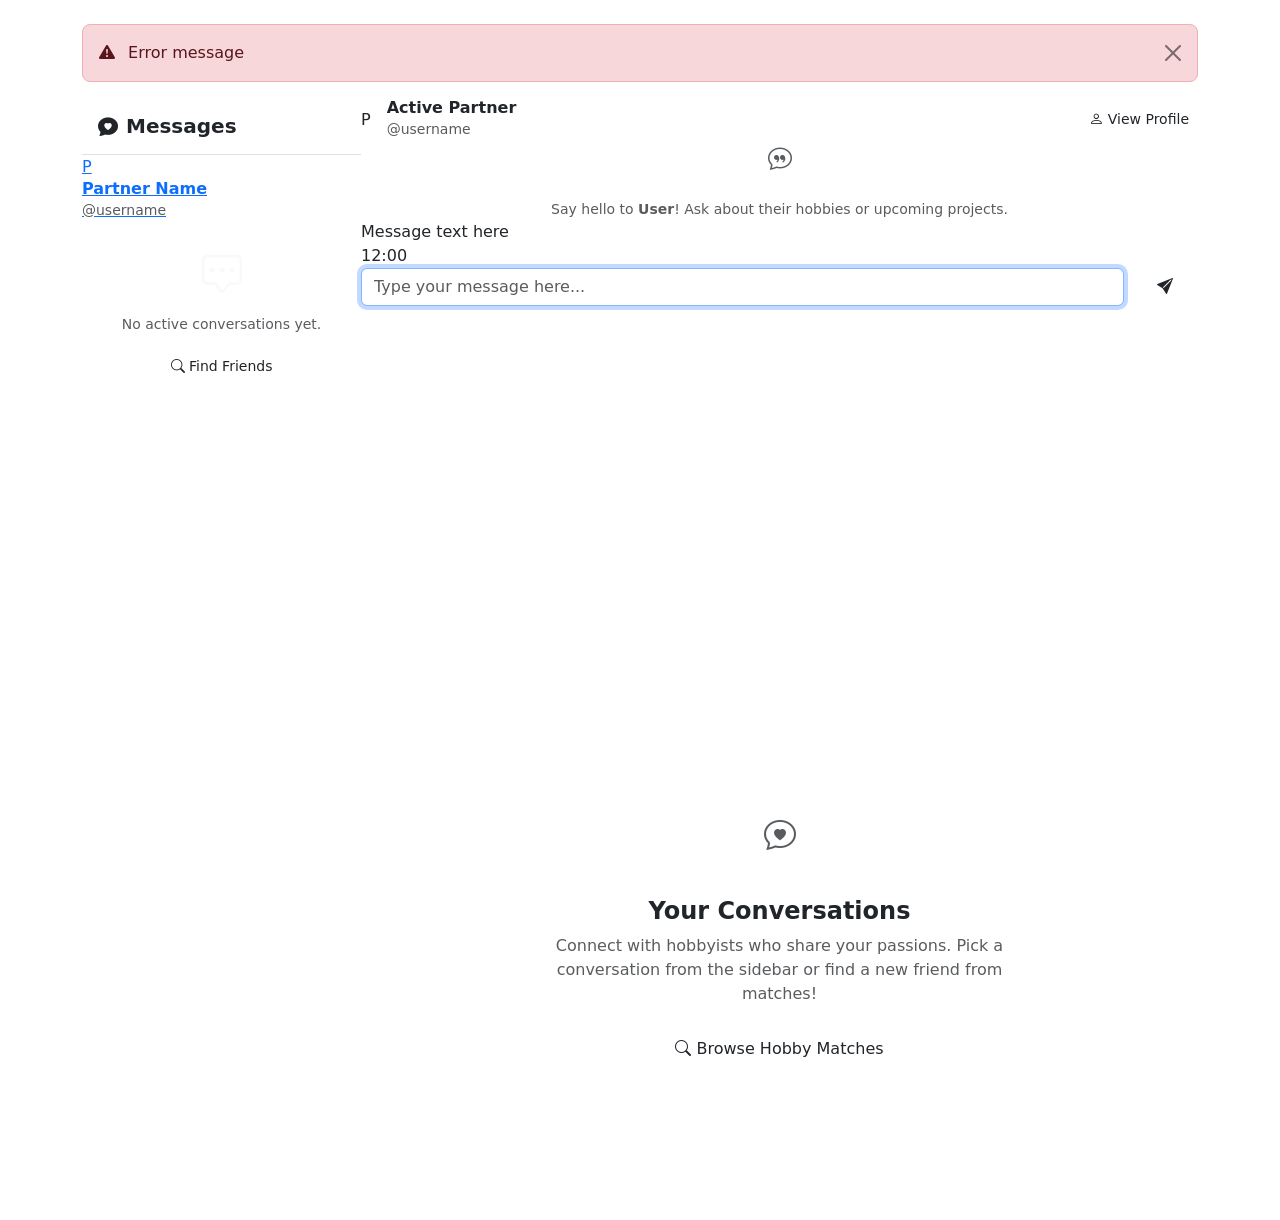
<file: src/main/resources/templates/messages.html>
<!DOCTYPE html>
<html xmlns:th="http://www.thymeleaf.org" lang="en">
<head>
    <meta charset="UTF-8">
    <meta name="viewport" content="width=device-width, initial-scale=1.0">
    <title>Messages – HobbyConnect</title>
    <!-- Bootstrap 5 CSS -->
    <link href="https://cdn.jsdelivr.net/npm/bootstrap@5.3.3/dist/css/bootstrap.min.css" rel="stylesheet">
    <link rel="stylesheet" href="https://cdn.jsdelivr.net/npm/bootstrap-icons@1.11.3/font/bootstrap-icons.min.css">
    <link href="https://fonts.googleapis.com/css2?family=Plus+Jakarta+Sans:wght@400;500;600;700;800&display=swap" rel="stylesheet">
    <link rel="stylesheet" th:href="@{/css/style.css}">
</head>
<body class="bg-page">

<!-- Navbar -->
<div th:replace="~{fragments/navbar :: navbar}"></div>

<main class="py-4">
    <div class="container">
        <!-- Error Alerts -->
        <div th:if="${errorMessage}" class="alert alert-danger alert-dismissible fade show rounded-3 mb-3" role="alert">
            <i class="bi bi-exclamation-triangle-fill me-2"></i>
            <span th:text="${errorMessage}">Error message</span>
            <button type="button" class="btn-close" data-bs-dismiss="alert" aria-label="Close"></button>
        </div>

        <div class="chat-container row g-0">
            <!-- Left Sidebar: Chat Conversations List -->
            <div class="col-md-4 col-lg-3 chat-sidebar d-flex flex-column">
                <div class="p-3 border-bottom bg-white">
                    <h5 class="fw-bold mb-0 d-flex align-items-center gap-2">
                        <i class="bi bi-chat-heart-fill text-pink"></i> Messages
                    </h5>
                </div>

                <div class="flex-grow-1 overflow-auto">
                    <!-- Partner Items -->
                    <div th:if="${!chatPartners.isEmpty()}">
                        <a th:each="partner : ${chatPartners}"
                           th:href="@{'/messages?to=' + ${partner.id}}"
                           class="chat-partner-item"
                           th:classappend="${activePartner != null && activePartner.id == partner.id ? 'active' : ''}">
                            <div class="avatar-circle">
                                <span th:text="${#strings.substring(partner.fullName, 0, 1).toUpperCase()}">P</span>
                            </div>
                            <div class="flex-grow-1 text-truncate">
                                <h6 class="fw-bold mb-0 text-truncate" th:text="${partner.fullName}">Partner Name</h6>
                                <span class="text-muted small" th:text="'@' + ${partner.username}">@username</span>
                            </div>
                        </a>
                    </div>

                    <!-- Empty Partners list -->
                    <div class="p-4 text-center text-muted" th:if="${chatPartners.isEmpty()}">
                        <i class="bi bi-chat-square-dots fs-1 text-light mb-2 d-block"></i>
                        <p class="small mb-3">No active conversations yet.</p>
                        <a th:href="@{/friends}" class="btn btn-brand btn-sm">
                            <i class="bi bi-search"></i> Find Friends
                        </a>
                    </div>
                </div>
            </div>

            <!-- Right Panel: Conversation Thread & Input -->
            <div class="col-md-8 col-lg-9 chat-thread">
                <!-- If active partner is selected -->
                <div th:if="${activePartner != null}" class="d-flex flex-column h-100">
                    <!-- Chat Header -->
                    <div class="chat-header d-flex justify-content-between align-items-center">
                        <div class="d-flex align-items-center gap-3">
                            <div class="avatar-circle">
                                <span th:text="${#strings.substring(activePartner.fullName, 0, 1).toUpperCase()}">P</span>
                            </div>
                            <div>
                                <h6 class="fw-bold mb-0">
                                    <a th:href="@{'/profile/' + ${activePartner.username}}" class="text-dark text-decoration-none hover-purple"
                                       th:text="${activePartner.fullName}">Active Partner</a>
                                </h6>
                                <span class="text-muted small" th:text="'@' + ${activePartner.username}">@username</span>
                            </div>
                        </div>

                        <div>
                            <a th:href="@{'/profile/' + ${activePartner.username}}" class="btn btn-sm btn-brand-outline">
                                <i class="bi bi-person"></i> View Profile
                            </a>
                        </div>
                    </div>

                    <!-- Message Feed -->
                    <div class="chat-messages" id="chat-messages-container">
                        <div th:if="${conversation.isEmpty()}" class="text-center my-auto text-muted">
                            <div class="brand-icon mx-auto mb-2" style="width: 50px; height: 50px; font-size: 1.5rem;">
                                <i class="bi bi-chat-quote"></i>
                            </div>
                            <p class="small mb-0">Say hello to <strong th:text="${activePartner.fullName}">User</strong>! Ask about their hobbies or upcoming projects.</p>
                        </div>

                        <div th:each="msg : ${conversation}"
                             class="message-bubble"
                             th:classappend="${msg.sender.id == currentUser.id ? 'sent' : 'received'}">
                            <div th:text="${msg.content}">Message text here</div>
                            <span class="message-time"
                                  th:text="${#temporals.format(msg.sentAt, 'HH:mm')}">12:00</span>
                        </div>
                    </div>

                    <!-- Input Bar -->
                    <div class="chat-input-bar">
                        <form th:action="@{/messages/send}" method="POST" class="d-flex gap-2">
                            <input type="hidden" name="toUserId" th:value="${activePartner.id}">
                            <input type="text" name="content" class="form-control form-control-custom"
                                   placeholder="Type your message here..." required autofocus autocomplete="off">
                            <button type="submit" class="btn btn-brand px-4">
                                <i class="bi bi-send-fill"></i>
                            </button>
                        </form>
                    </div>
                </div>

                <!-- If NO partner selected -->
                <div th:if="${activePartner == null}" class="d-flex flex-column align-items-center justify-content-center h-100 p-5 text-center text-muted">
                    <div class="brand-icon mb-3" style="width: 70px; height: 70px; font-size: 2rem;">
                        <i class="bi bi-chat-heart"></i>
                    </div>
                    <h4 class="fw-bold text-dark mb-2">Your Conversations</h4>
                    <p class="col-md-8 mx-auto mb-4">
                        Connect with hobbyists who share your passions. Pick a conversation from the sidebar or find a new friend from matches!
                    </p>
                    <a th:href="@{/friends}" class="btn btn-brand">
                        <i class="bi bi-search"></i> Browse Hobby Matches
                    </a>
                </div>
            </div>
        </div>
    </div>
</main>

<div th:replace="~{fragments/footer :: footer}"></div>
<script src="https://cdn.jsdelivr.net/npm/bootstrap@5.3.3/dist/js/bootstrap.bundle.min.js"></script>
<script th:src="@{/js/main.js}"></script>
</body>
</html>
</file>
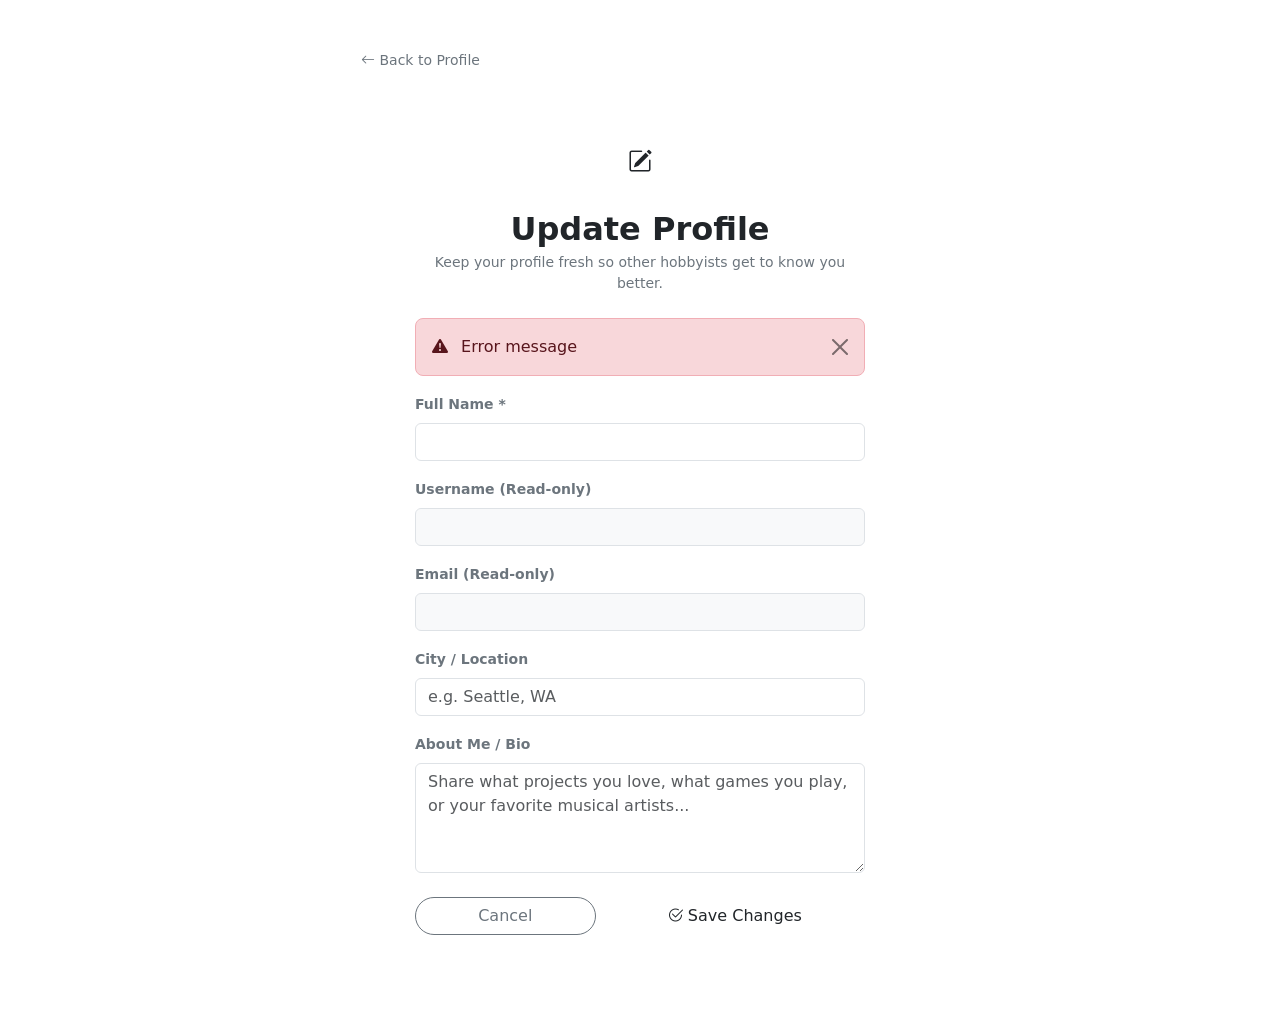
<file: src/main/resources/templates/profile-edit.html>
<!DOCTYPE html>
<html xmlns:th="http://www.thymeleaf.org" lang="en">
<head>
    <meta charset="UTF-8">
    <meta name="viewport" content="width=device-width, initial-scale=1.0">
    <title>Edit Profile – HobbyConnect</title>
    <!-- Bootstrap 5 CSS -->
    <link href="https://cdn.jsdelivr.net/npm/bootstrap@5.3.3/dist/css/bootstrap.min.css" rel="stylesheet">
    <link rel="stylesheet" href="https://cdn.jsdelivr.net/npm/bootstrap-icons@1.11.3/font/bootstrap-icons.min.css">
    <link href="https://fonts.googleapis.com/css2?family=Plus+Jakarta+Sans:wght@400;500;600;700;800&display=swap" rel="stylesheet">
    <link rel="stylesheet" th:href="@{/css/style.css}">
</head>
<body class="bg-page">

<!-- Navbar -->
<div th:replace="~{fragments/navbar :: navbar}"></div>

<main class="py-5">
    <div class="container">
        <!-- Back link -->
        <div class="mb-4 col-md-8 col-lg-6 mx-auto">
            <a th:href="@{/profile}" class="text-secondary text-decoration-none small">
                <i class="bi bi-arrow-left"></i> Back to Profile
            </a>
        </div>

        <div class="row justify-content-center">
            <div class="col-md-8 col-lg-6">
                <div class="card-custom p-4 p-md-5">
                    <div class="text-center mb-4">
                        <div class="brand-icon mx-auto mb-3" style="width: 50px; height: 50px; font-size: 1.5rem;">
                            <i class="bi bi-pencil-square"></i>
                        </div>
                        <h2 class="fw-bold mb-1">Update <span class="text-gradient">Profile</span></h2>
                        <p class="text-secondary small">Keep your profile fresh so other hobbyists get to know you better.</p>
                    </div>

                    <!-- Alerts -->
                    <div th:if="${errorMessage}" class="alert alert-danger alert-dismissible fade show rounded-3" role="alert">
                        <i class="bi bi-exclamation-triangle-fill me-2"></i>
                        <span th:text="${errorMessage}">Error message</span>
                        <button type="button" class="btn-close" data-bs-dismiss="alert" aria-label="Close"></button>
                    </div>

                    <form th:action="@{/profile/edit}" method="POST">
                        <div class="mb-3">
                            <label for="fullName" class="form-label fw-semibold small text-secondary">Full Name *</label>
                            <input type="text" class="form-control form-control-custom" id="fullName" name="fullName"
                                   th:value="${currentUser.fullName}" required>
                        </div>

                        <div class="mb-3">
                            <label class="form-label fw-semibold small text-secondary">Username (Read-only)</label>
                            <input type="text" class="form-control form-control-custom bg-light"
                                   th:value="'@' + ${currentUser.username}" readonly disabled>
                        </div>

                        <div class="mb-3">
                            <label class="form-label fw-semibold small text-secondary">Email (Read-only)</label>
                            <input type="email" class="form-control form-control-custom bg-light"
                                   th:value="${currentUser.email}" readonly disabled>
                        </div>

                        <div class="mb-3">
                            <label for="location" class="form-label fw-semibold small text-secondary">City / Location</label>
                            <input type="text" class="form-control form-control-custom" id="location" name="location"
                                   th:value="${currentUser.location}" placeholder="e.g. Seattle, WA">
                        </div>

                        <div class="mb-4">
                            <label for="bio" class="form-label fw-semibold small text-secondary">About Me / Bio</label>
                            <textarea class="form-control form-control-custom" id="bio" name="bio" rows="4"
                                      placeholder="Share what projects you love, what games you play, or your favorite musical artists..."
                                      th:text="${currentUser.bio}"></textarea>
                        </div>

                        <div class="d-flex gap-2">
                            <a th:href="@{/profile}" class="btn btn-outline-secondary rounded-pill px-4 flex-fill">Cancel</a>
                            <button type="submit" class="btn btn-brand px-4 flex-fill">
                                <i class="bi bi-check2-circle"></i> Save Changes
                            </button>
                        </div>
                    </form>
                </div>
            </div>
        </div>
    </div>
</main>

<div th:replace="~{fragments/footer :: footer}"></div>
<script src="https://cdn.jsdelivr.net/npm/bootstrap@5.3.3/dist/js/bootstrap.bundle.min.js"></script>
<script th:src="@{/js/main.js}"></script>
</body>
</html>
</file>
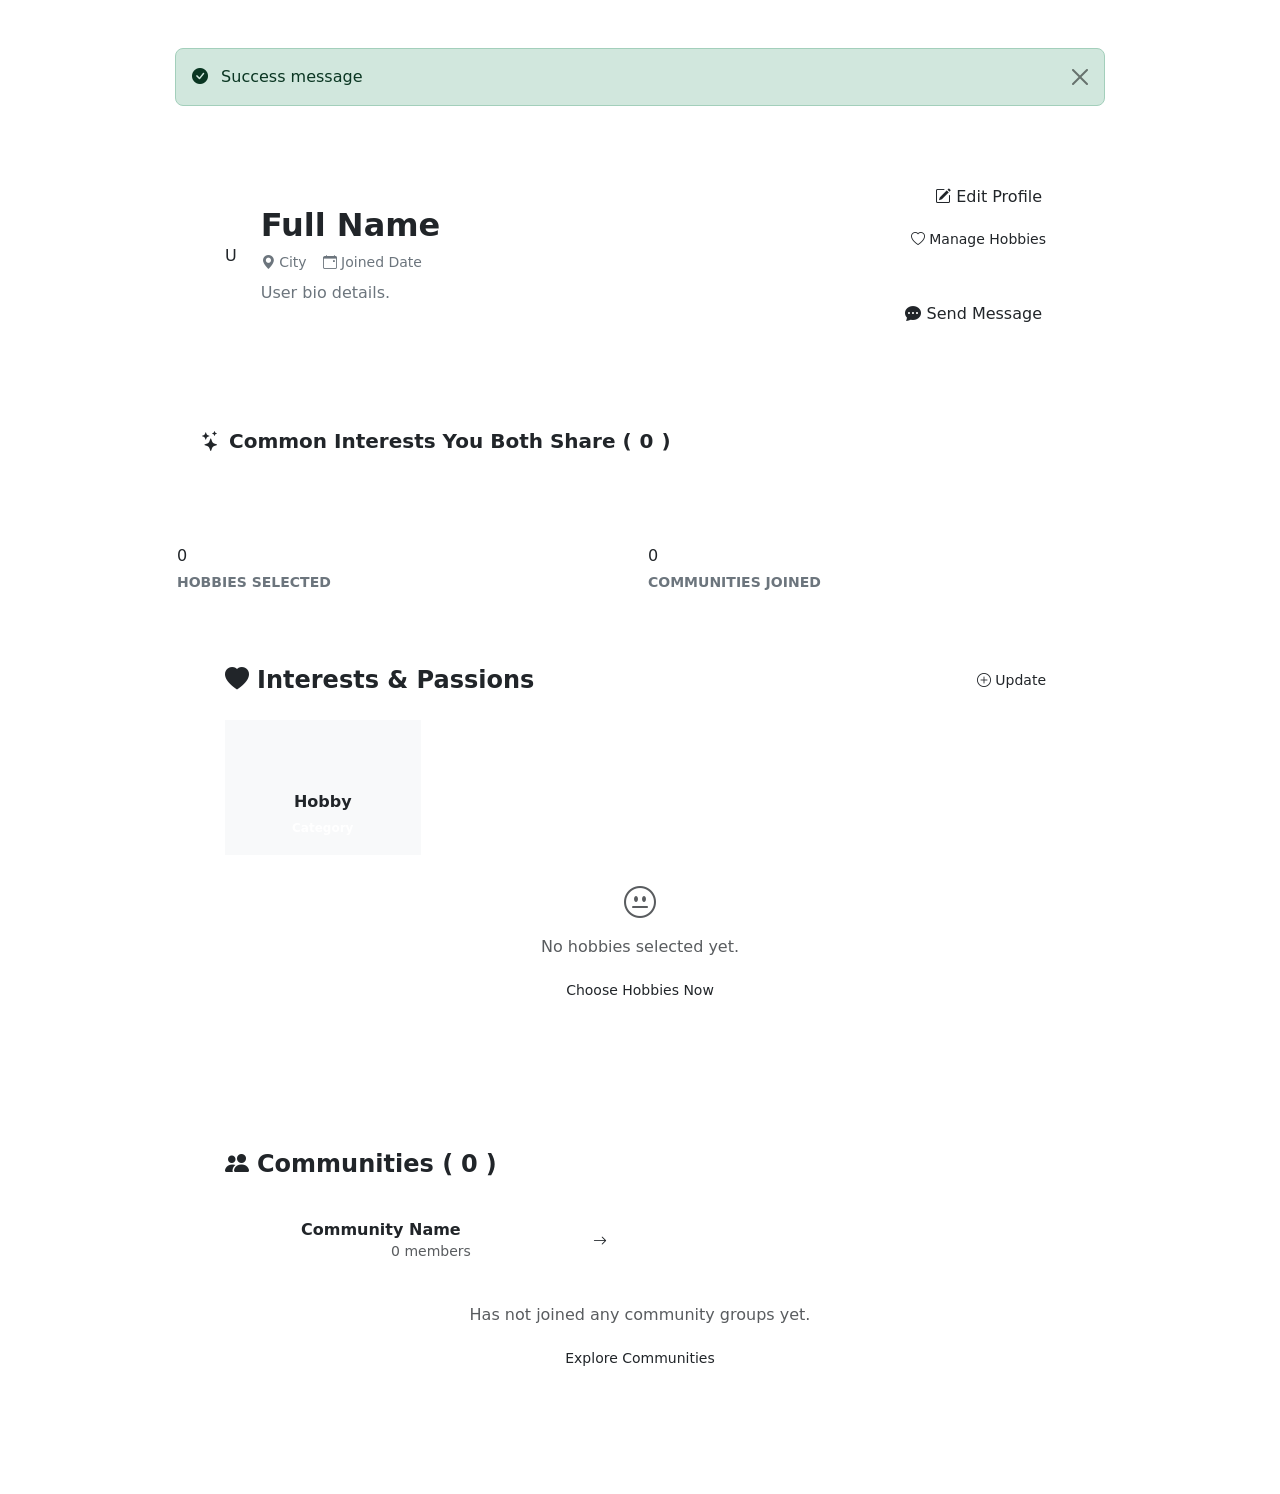
<file: src/main/resources/templates/profile.html>
<!DOCTYPE html>
<html xmlns:th="http://www.thymeleaf.org" lang="en">
<head>
    <meta charset="UTF-8">
    <meta name="viewport" content="width=device-width, initial-scale=1.0">
    <title th:text="${profileUser.fullName + ' – HobbyConnect Profile'}">Profile – HobbyConnect</title>
    <!-- Bootstrap 5 CSS -->
    <link href="https://cdn.jsdelivr.net/npm/bootstrap@5.3.3/dist/css/bootstrap.min.css" rel="stylesheet">
    <link rel="stylesheet" href="https://cdn.jsdelivr.net/npm/bootstrap-icons@1.11.3/font/bootstrap-icons.min.css">
    <link href="https://fonts.googleapis.com/css2?family=Plus+Jakarta+Sans:wght@400;500;600;700;800&display=swap" rel="stylesheet">
    <link rel="stylesheet" th:href="@{/css/style.css}">
</head>
<body class="bg-page">

<!-- Navbar -->
<div th:replace="~{fragments/navbar :: navbar}"></div>

<main class="py-5">
    <div class="container">
        <!-- Flash messages -->
        <div th:if="${successMessage}" class="alert alert-success alert-dismissible fade show rounded-3 mb-4 col-lg-10 mx-auto" role="alert">
            <i class="bi bi-check-circle-fill me-2"></i>
            <span th:text="${successMessage}">Success message</span>
            <button type="button" class="btn-close" data-bs-dismiss="alert" aria-label="Close"></button>
        </div>

        <div class="row justify-content-center">
            <div class="col-lg-10">
                <!-- Profile Header Card -->
                <div class="card-custom p-4 p-md-5 mb-4">
                    <div class="row align-items-center g-4">
                        <div class="col-auto">
                            <div class="avatar-circle avatar-xl">
                                <span th:text="${#strings.substring(profileUser.fullName, 0, 1).toUpperCase()}">U</span>
                            </div>
                        </div>
                        <div class="col">
                            <div class="d-flex flex-wrap align-items-center gap-2 mb-1">
                                <h2 class="fw-bold mb-0" th:text="${profileUser.fullName}">Full Name</h2>
                                <span class="badge bg-purple-light text-purple rounded-pill small" th:text="'@' + ${profileUser.username}">@username</span>
                            </div>

                            <div class="d-flex flex-wrap gap-3 text-secondary small my-2">
                                <span th:if="${profileUser.location != null && !profileUser.location.isBlank()}">
                                    <i class="bi bi-geo-alt-fill text-pink"></i> <span th:text="${profileUser.location}">City</span>
                                </span>
                                <span>
                                    <i class="bi bi-calendar-event text-purple"></i> Joined <span th:text="${#temporals.format(profileUser.createdAt, 'MMMM yyyy')}">Date</span>
                                </span>
                            </div>

                            <p class="text-secondary mt-2 mb-0"
                               th:text="${profileUser.bio != null && !profileUser.bio.isBlank() ? profileUser.bio : 'No bio added yet.'}">
                                User bio details.
                            </p>
                        </div>
                        <div class="col-12 col-md-auto text-md-end">
                            <div th:if="${isOwnProfile}">
                                <a th:href="@{/profile/edit}" class="btn btn-brand">
                                    <i class="bi bi-pencil-square"></i> Edit Profile
                                </a>
                                <div class="mt-2">
                                    <a th:href="@{/hobbies}" class="btn btn-brand-outline btn-sm">
                                        <i class="bi bi-heart"></i> Manage Hobbies
                                    </a>
                                </div>
                            </div>
                            <div th:if="${!isOwnProfile && isLoggedIn}">
                                <div class="mb-2" th:if="${matchPercentage > 0}">
                                    <span class="badge badge-match fs-6 px-3 py-2" th:text="${matchPercentage + '% Hobby Match'}">80% Match</span>
                                </div>
                                <a th:href="@{'/messages?to=' + ${profileUser.id}}" class="btn btn-brand">
                                    <i class="bi bi-chat-dots-fill"></i> Send Message
                                </a>
                            </div>
                        </div>
                    </div>
                </div>

                <!-- Common Hobbies Banner (if viewing another user) -->
                <div class="card-custom p-4 mb-4 border-pink" th:if="${!isOwnProfile && commonHobbies != null && !commonHobbies.isEmpty()}">
                    <h5 class="fw-bold text-pink mb-3 d-flex align-items-center gap-2">
                        <i class="bi bi-stars"></i> Common Interests You Both Share (<span th:text="${commonHobbies.size()}">0</span>)
                    </h5>
                    <div class="d-flex flex-wrap gap-2">
                        <span class="badge badge-common fs-6" th:each="ch : ${commonHobbies}">
                            <i th:class="'bi ' + ${ch.icon}"></i>
                            <span th:text="${ch.name}">Hobby</span>
                        </span>
                    </div>
                </div>

                <!-- Stats Counters -->
                <div class="row g-3 mb-4">
                    <div class="col-md-6">
                        <div class="hero-stats-card">
                            <div class="stat-number" th:text="${profileUser.hobbies.size()}">0</div>
                            <div class="text-secondary small fw-bold text-uppercase mt-1">Hobbies Selected</div>
                        </div>
                    </div>
                    <div class="col-md-6">
                        <div class="hero-stats-card">
                            <div class="stat-number" th:text="${joinedCommunities.size()}">0</div>
                            <div class="text-secondary small fw-bold text-uppercase mt-1">Communities Joined</div>
                        </div>
                    </div>
                </div>

                <!-- User Hobbies Section -->
                <div class="card-custom p-4 p-md-5 mb-4">
                    <div class="d-flex justify-content-between align-items-center mb-4">
                        <h4 class="fw-bold mb-0 d-flex align-items-center gap-2">
                            <i class="bi bi-heart-fill text-pink"></i> Interests & Passions
                        </h4>
                        <a th:href="@{/hobbies}" class="btn btn-sm btn-brand-outline" th:if="${isOwnProfile}">
                            <i class="bi bi-plus-circle"></i> Update
                        </a>
                    </div>

                    <div class="row g-3" th:if="${!profileUser.hobbies.isEmpty()}">
                        <div class="col-6 col-md-4 col-lg-3" th:each="hobby : ${profileUser.hobbies}">
                            <div class="card-custom p-3 text-center h-100 bg-light border-0">
                                <div class="hobby-icon-wrap mx-auto mb-2" style="width: 48px; height: 48px; font-size: 1.4rem;">
                                    <i th:class="'bi ' + ${hobby.icon}"></i>
                                </div>
                                <h6 class="fw-bold mb-1" th:text="${hobby.name}">Hobby</h6>
                                <span class="badge bg-purple-light text-purple rounded-pill small" th:text="${hobby.category}">Category</span>
                            </div>
                        </div>
                    </div>

                    <div class="text-center py-4 text-muted" th:if="${profileUser.hobbies.isEmpty()}">
                        <i class="bi bi-emoji-neutral fs-2 d-block mb-2"></i>
                        <p class="mb-0">No hobbies selected yet.</p>
                        <a th:href="@{/hobbies}" class="btn btn-brand btn-sm mt-3" th:if="${isOwnProfile}">
                            Choose Hobbies Now
                        </a>
                    </div>
                </div>

                <!-- Joined Communities Section -->
                <div class="card-custom p-4 p-md-5">
                    <h4 class="fw-bold mb-4 d-flex align-items-center gap-2">
                        <i class="bi bi-people-fill text-purple"></i> Communities (<span th:text="${joinedCommunities.size()}">0</span>)
                    </h4>

                    <div class="row g-3" th:if="${!joinedCommunities.isEmpty()}">
                        <div class="col-md-6" th:each="comm : ${joinedCommunities}">
                            <div class="card-custom p-3 h-100 d-flex align-items-center gap-3">
                                <div class="brand-icon flex-shrink-0" style="width: 44px; height: 44px; font-size: 1.3rem;">
                                    <i th:class="'bi ' + ${comm.icon}"></i>
                                </div>
                                <div class="flex-grow-1">
                                    <h6 class="fw-bold mb-0">
                                        <a th:href="@{'/communities/' + ${comm.id}}" class="text-dark text-decoration-none hover-purple"
                                           th:text="${comm.name}">Community Name</a>
                                    </h6>
                                    <span class="badge bg-purple-light text-purple rounded-pill small" th:text="${comm.category}">Category</span>
                                    <span class="text-muted small ms-2" th:text="${comm.members.size() + ' members'}">0 members</span>
                                </div>
                                <a th:href="@{'/communities/' + ${comm.id}}" class="btn btn-sm btn-brand-outline rounded-circle p-2 lh-1">
                                    <i class="bi bi-arrow-right"></i>
                                </a>
                            </div>
                        </div>
                    </div>

                    <div class="text-center py-4 text-muted" th:if="${joinedCommunities.isEmpty()}">
                        <p class="mb-0">Has not joined any community groups yet.</p>
                        <a th:href="@{/communities}" class="btn btn-brand btn-sm mt-3" th:if="${isOwnProfile}">
                            Explore Communities
                        </a>
                    </div>
                </div>
            </div>
        </div>
    </div>
</main>

<div th:replace="~{fragments/footer :: footer}"></div>
<script src="https://cdn.jsdelivr.net/npm/bootstrap@5.3.3/dist/js/bootstrap.bundle.min.js"></script>
<script th:src="@{/js/main.js}"></script>
</body>
</html>
</file>
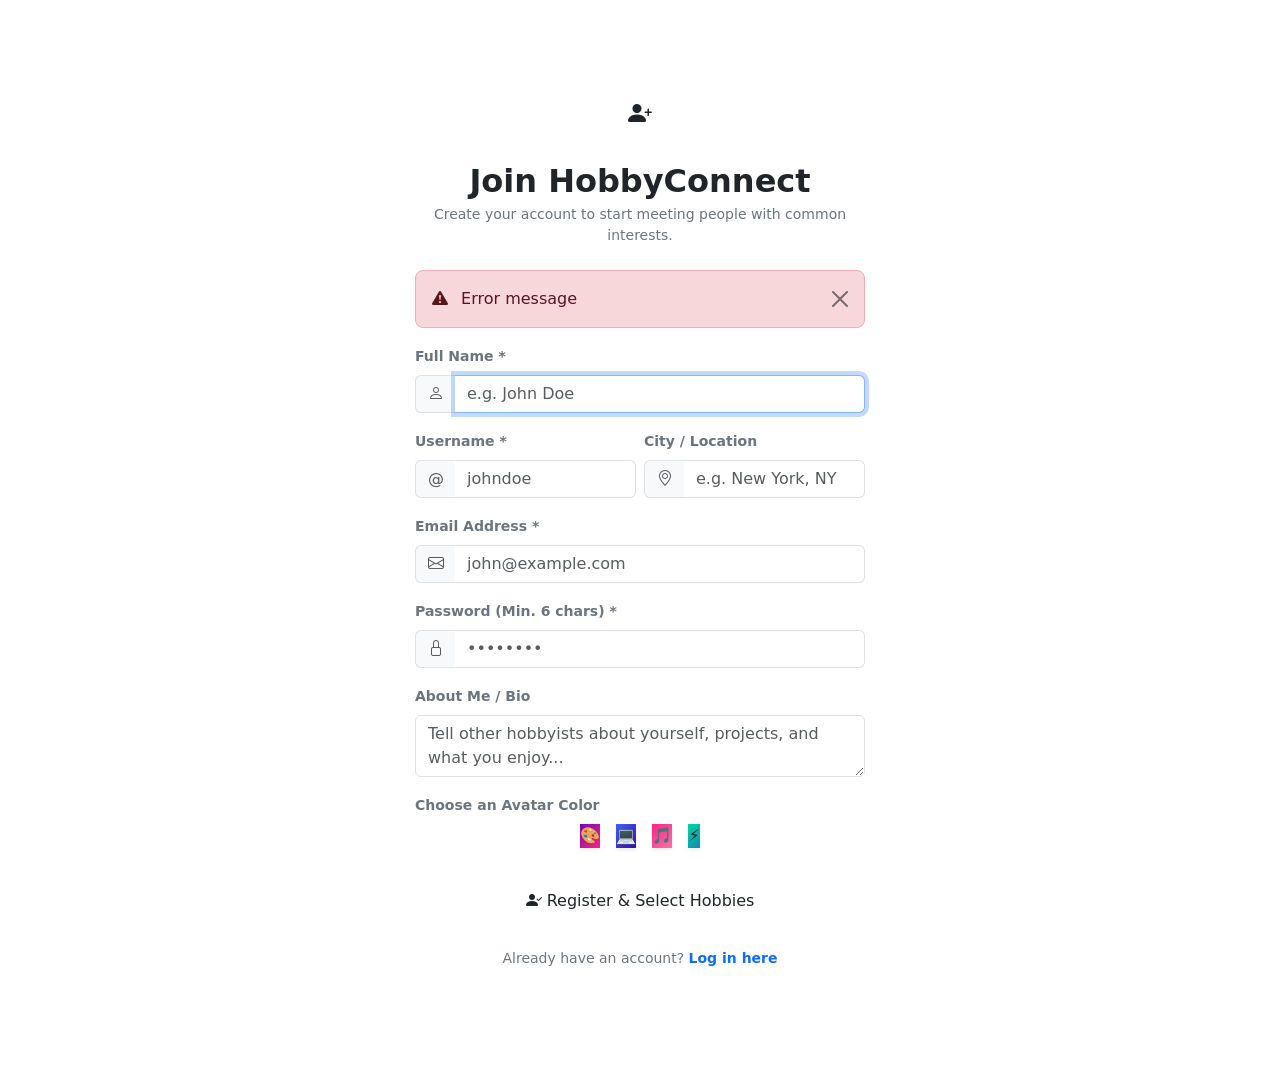
<file: src/main/resources/templates/register.html>
<!DOCTYPE html>
<html xmlns:th="http://www.thymeleaf.org" lang="en">
<head>
    <meta charset="UTF-8">
    <meta name="viewport" content="width=device-width, initial-scale=1.0">
    <title>Create Your Account – HobbyConnect</title>
    <!-- Bootstrap 5 CSS -->
    <link href="https://cdn.jsdelivr.net/npm/bootstrap@5.3.3/dist/css/bootstrap.min.css" rel="stylesheet">
    <link rel="stylesheet" href="https://cdn.jsdelivr.net/npm/bootstrap-icons@1.11.3/font/bootstrap-icons.min.css">
    <link href="https://fonts.googleapis.com/css2?family=Plus+Jakarta+Sans:wght@400;500;600;700;800&display=swap" rel="stylesheet">
    <link rel="stylesheet" th:href="@{/css/style.css}">
</head>
<body class="bg-page">

<!-- Navbar -->
<div th:replace="~{fragments/navbar :: navbar}"></div>

<main class="py-5">
    <div class="container">
        <div class="row justify-content-center">
            <div class="col-md-8 col-lg-6">
                <!-- Registration Card -->
                <div class="card-custom p-4 p-md-5">
                    <div class="text-center mb-4">
                        <div class="brand-icon mx-auto mb-3" style="width: 50px; height: 50px; font-size: 1.5rem;">
                            <i class="bi bi-person-plus-fill"></i>
                        </div>
                        <h2 class="fw-bold mb-1">Join <span class="text-gradient">HobbyConnect</span></h2>
                        <p class="text-secondary small">Create your account to start meeting people with common interests.</p>
                    </div>

                    <!-- Error Alert -->
                    <div th:if="${error}" class="alert alert-danger alert-dismissible fade show rounded-3" role="alert">
                        <i class="bi bi-exclamation-triangle-fill me-2"></i>
                        <span th:text="${error}">Error message</span>
                        <button type="button" class="btn-close" data-bs-dismiss="alert" aria-label="Close"></button>
                    </div>

                    <form th:action="@{/register}" method="POST">
                        <div class="mb-3">
                            <label for="fullName" class="form-label fw-semibold small text-secondary">Full Name *</label>
                            <div class="input-group">
                                <span class="input-group-text bg-light border-end-0 text-muted"><i class="bi bi-person"></i></span>
                                <input type="text" class="form-control form-control-custom border-start-0" id="fullName" name="fullName"
                                       th:value="${fullName}" placeholder="e.g. John Doe" required autofocus>
                            </div>
                        </div>

                        <div class="row g-2 mb-3">
                            <div class="col-md-6">
                                <label for="username" class="form-label fw-semibold small text-secondary">Username *</label>
                                <div class="input-group">
                                    <span class="input-group-text bg-light border-end-0 text-muted">@</span>
                                    <input type="text" class="form-control form-control-custom border-start-0" id="username" name="username"
                                           th:value="${username}" placeholder="johndoe" required>
                                </div>
                            </div>
                            <div class="col-md-6">
                                <label for="location" class="form-label fw-semibold small text-secondary">City / Location</label>
                                <div class="input-group">
                                    <span class="input-group-text bg-light border-end-0 text-muted"><i class="bi bi-geo-alt"></i></span>
                                    <input type="text" class="form-control form-control-custom border-start-0" id="location" name="location"
                                           th:value="${location}" placeholder="e.g. New York, NY">
                                </div>
                            </div>
                        </div>

                        <div class="mb-3">
                            <label for="email" class="form-label fw-semibold small text-secondary">Email Address *</label>
                            <div class="input-group">
                                <span class="input-group-text bg-light border-end-0 text-muted"><i class="bi bi-envelope"></i></span>
                                <input type="email" class="form-control form-control-custom border-start-0" id="email" name="email"
                                       th:value="${email}" placeholder="john@example.com" required>
                            </div>
                        </div>

                        <div class="mb-3">
                            <label for="password" class="form-label fw-semibold small text-secondary">Password (Min. 6 chars) *</label>
                            <div class="input-group">
                                <span class="input-group-text bg-light border-end-0 text-muted"><i class="bi bi-lock"></i></span>
                                <input type="password" class="form-control form-control-custom border-start-0" id="password" name="password"
                                       placeholder="••••••••" minlength="6" required>
                            </div>
                        </div>

                        <div class="mb-3">
                            <label for="bio" class="form-label fw-semibold small text-secondary">About Me / Bio</label>
                            <textarea class="form-control form-control-custom" id="bio" name="bio" rows="2"
                                      placeholder="Tell other hobbyists about yourself, projects, and what you enjoy..." th:text="${bio}"></textarea>
                        </div>

                        <!-- Avatar Style Choice -->
                        <div class="mb-4">
                            <label class="form-label fw-semibold small text-secondary">Choose an Avatar Color</label>
                            <div class="d-flex gap-3 justify-content-center">
                                <label class="avatar-option cursor-pointer">
                                    <input type="radio" name="avatar" value="avatar-1" class="d-none" checked>
                                    <div class="avatar-circle avatar-lg shadow-sm" style="background: linear-gradient(135deg, #7209b7 0%, #f72585 100%);">
                                        🎨
                                    </div>
                                </label>
                                <label class="avatar-option cursor-pointer">
                                    <input type="radio" name="avatar" value="avatar-2" class="d-none">
                                    <div class="avatar-circle avatar-lg shadow-sm" style="background: linear-gradient(135deg, #4361ee 0%, #3a0ca3 100%);">
                                        💻
                                    </div>
                                </label>
                                <label class="avatar-option cursor-pointer">
                                    <input type="radio" name="avatar" value="avatar-3" class="d-none">
                                    <div class="avatar-circle avatar-lg shadow-sm" style="background: linear-gradient(135deg, #f72585 0%, #ff70a6 100%);">
                                        🎵
                                    </div>
                                </label>
                                <label class="avatar-option cursor-pointer">
                                    <input type="radio" name="avatar" value="avatar-4" class="d-none">
                                    <div class="avatar-circle avatar-lg shadow-sm" style="background: linear-gradient(135deg, #06d6a0 0%, #118ab2 100%);">
                                        ⚡
                                    </div>
                                </label>
                            </div>
                        </div>

                        <button type="submit" class="btn btn-brand w-100 py-3 mb-3">
                            <i class="bi bi-person-check-fill"></i> Register & Select Hobbies
                        </button>

                        <div class="text-center">
                            <span class="text-secondary small">Already have an account? </span>
                            <a th:href="@{/login}" class="text-purple fw-semibold small text-decoration-none">Log in here</a>
                        </div>
                    </form>
                </div>
            </div>
        </div>
    </div>
</main>

<div th:replace="~{fragments/footer :: footer}"></div>
<script src="https://cdn.jsdelivr.net/npm/bootstrap@5.3.3/dist/js/bootstrap.bundle.min.js"></script>
<script th:src="@{/js/main.js}"></script>
</body>
</html>
</file>
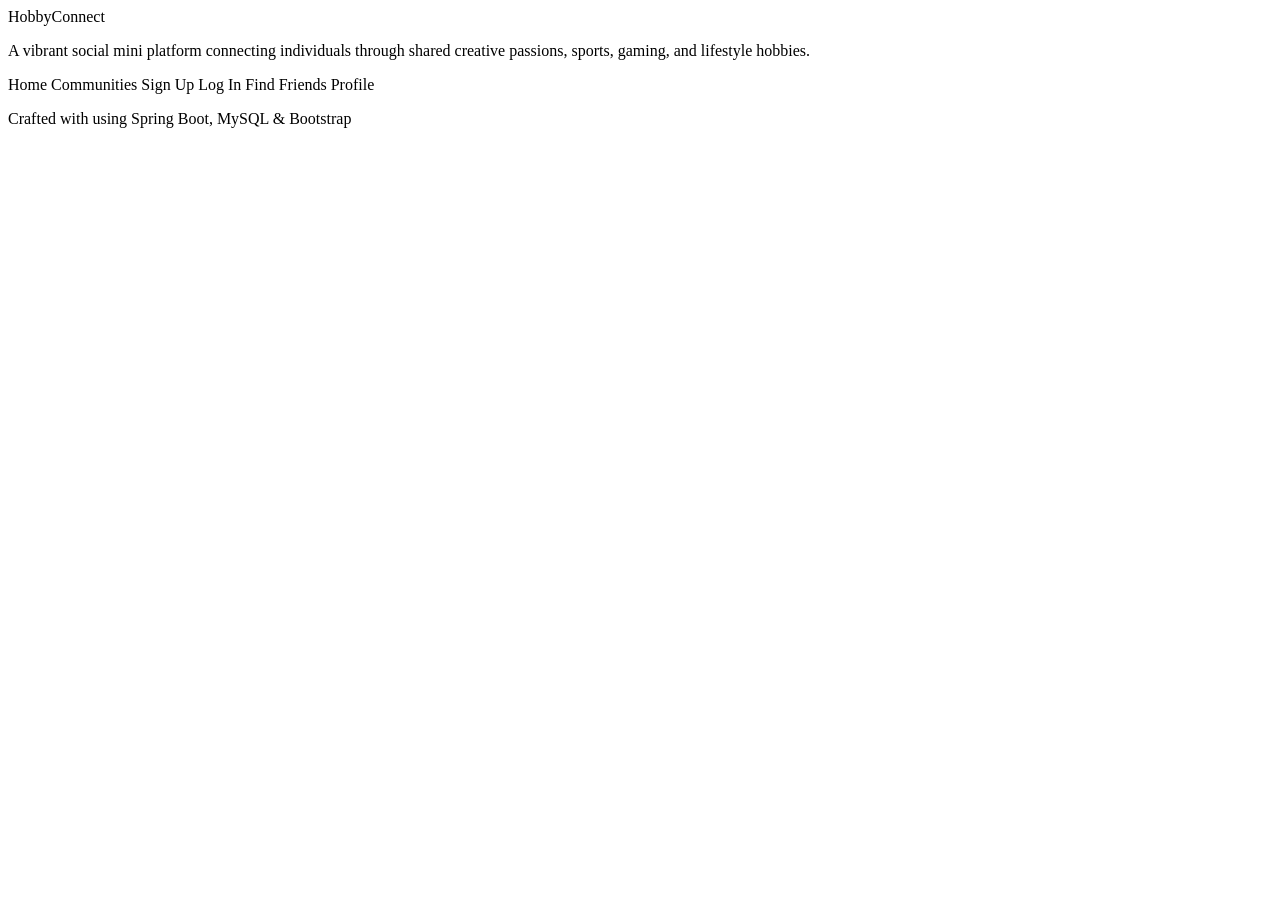
<file: src/main/resources/templates/fragments/footer.html>
<!DOCTYPE html>
<html xmlns:th="http://www.thymeleaf.org">
<body>
<footer th:fragment="footer" class="footer-custom">
    <div class="container">
        <div class="row g-4 justify-content-between align-items-center">
            <div class="col-md-5">
                <a class="navbar-brand mb-2 d-inline-flex" th:href="@{/}">
                    <div class="brand-icon me-2">
                        <i class="bi bi-stars"></i>
                    </div>
                    <span>Hobby<span class="text-pink">Connect</span></span>
                </a>
                <p class="text-secondary small mt-2 mb-0">
                    A vibrant social mini platform connecting individuals through shared creative passions, sports, gaming, and lifestyle hobbies.
                </p>
            </div>
            <div class="col-md-6 text-md-end">
                <div class="d-flex flex-wrap justify-content-md-end gap-3 mb-2 small fw-semibold">
                    <a th:href="@{/}" class="text-secondary text-decoration-none hover-purple">Home</a>
                    <a th:href="@{/communities}" class="text-secondary text-decoration-none hover-purple">Communities</a>
                    <a th:href="@{/register}" class="text-secondary text-decoration-none hover-purple" th:if="${session.userId == null}">Sign Up</a>
                    <a th:href="@{/login}" class="text-secondary text-decoration-none hover-purple" th:if="${session.userId == null}">Log In</a>
                    <a th:href="@{/friends}" class="text-secondary text-decoration-none hover-purple" th:if="${session.userId != null}">Find Friends</a>
                    <a th:href="@{/profile}" class="text-secondary text-decoration-none hover-purple" th:if="${session.userId != null}">Profile</a>
                </div>
                <p class="text-light small mb-0">
                    Crafted with <i class="bi bi-heart-fill text-pink"></i> using Spring Boot, MySQL & Bootstrap
                </p>
            </div>
        </div>
    </div>
</footer>
</body>
</html>
</file>
